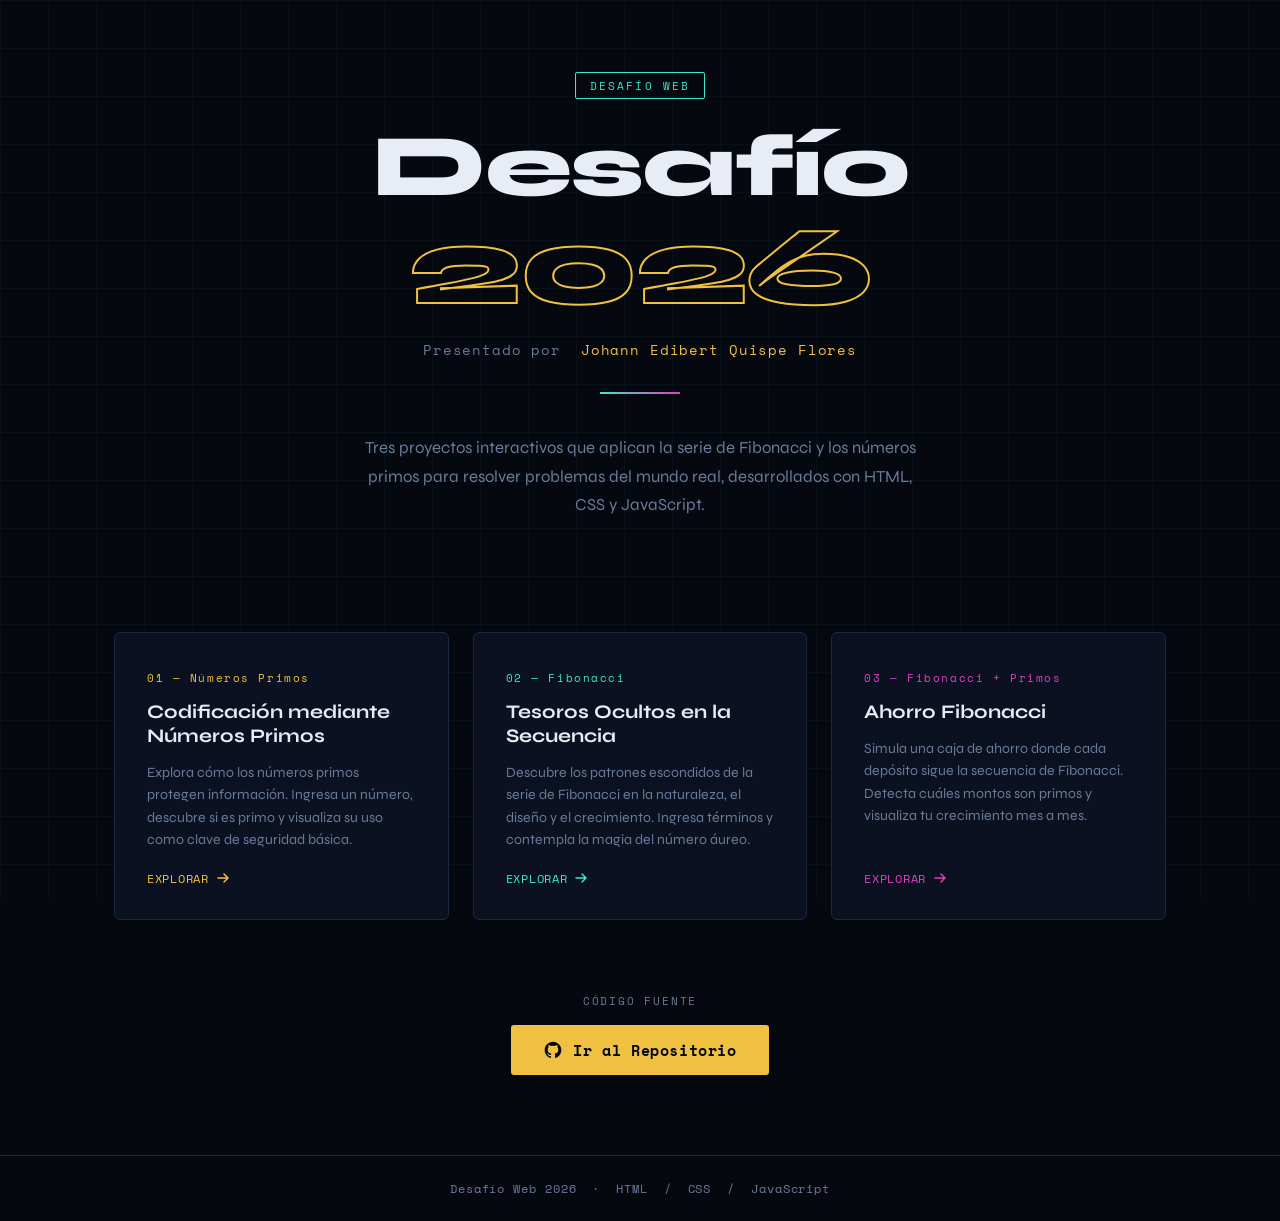
<file: trabajo-primos-fibonacci/PAGINA_PRINCIPAL/HTML/index.html>
<!DOCTYPE html>
<html lang="es">
<head>
  <meta charset="UTF-8" />
  <meta name="viewport" content="width=device-width, initial-scale=1.0"/>
  <title>Desafío Web 2026</title>
  <link rel="stylesheet" href="../CSS/styles.css" />
  <link rel="preconnect" href="https://fonts.googleapis.com"/>
  <link rel="preconnect" href="https://fonts.gstatic.com" crossorigin/>
  <link href="https://fonts.googleapis.com/css2?family=Space+Mono:ital,wght@0,400;0,700;1,400&family=Syne:wght@400;600;700;800&display=swap" rel="stylesheet"/>
</head>
<body>
  <header>
    <div class="badge">Desafío Web</div>

    <h1>
      Desafío<br>
      <span class="year">2026</span>
    </h1>
    <p class="author">Presentado por&nbsp; <em>Johann Edibert Quispe Flores</em></p>

    <div class="divider"></div>

    <p class="intro">
      Tres proyectos interactivos que aplican la serie de Fibonacci y los números primos
      para resolver problemas del mundo real, desarrollados con HTML, CSS y JavaScript.
    </p>
  </header>

  <main>
    <section class="cards">

      <a href="../../Codificación_mediante_numeros_primos/HTML/index3.html" class="card card-1">
        <span class="card-num">01 — Números Primos</span>
        <h2 class="card-title">Codificación mediante Números Primos</h2>
        <p class="card-desc">
          Explora cómo los números primos protegen información. Ingresa un número,
          descubre si es primo y visualiza su uso como clave de seguridad básica.
        </p>
        <span class="card-cta">
          Explorar
          <svg width="16" height="16" viewBox="0 0 16 16" fill="none">
            <path d="M3 8h10M9 4l4 4-4 4" stroke="currentColor" stroke-width="1.5" stroke-linecap="round" stroke-linejoin="round"/>
          </svg>
        </span>
      </a>

      <a href="../../Tesoros_ocultos_en_la_secuencia/HTML/index1.html" class="card card-2">
        <span class="card-num">02 — Fibonacci</span>
        <h2 class="card-title">Tesoros Ocultos en la Secuencia</h2>
        <p class="card-desc">
          Descubre los patrones escondidos de la serie de Fibonacci en la naturaleza,
          el diseño y el crecimiento. Ingresa términos y contempla la magia del número áureo.
        </p>
        <span class="card-cta">
          Explorar
          <svg width="16" height="16" viewBox="0 0 16 16" fill="none">
            <path d="M3 8h10M9 4l4 4-4 4" stroke="currentColor" stroke-width="1.5" stroke-linecap="round" stroke-linejoin="round"/>
          </svg>
        </span>
      </a>

      <a href="../../ahorro_fibonacci/HTML/index2.html" class="card card-3">
        <span class="card-num">03 — Fibonacci + Primos</span>
        <h2 class="card-title">Ahorro Fibonacci</h2>
        <p class="card-desc">
          Simula una caja de ahorro donde cada depósito sigue la secuencia de Fibonacci.
          Detecta cuáles montos son primos y visualiza tu crecimiento mes a mes.
        </p>
        <span class="card-cta">
          Explorar
          <svg width="16" height="16" viewBox="0 0 16 16" fill="none">
            <path d="M3 8h10M9 4l4 4-4 4" stroke="currentColor" stroke-width="1.5" stroke-linecap="round" stroke-linejoin="round"/>
          </svg>
        </span>
      </a>

    </section>

    <section class="repo-section">
      <p class="repo-label">Código fuente</p>

      <a href="https://github.com/jquispef2/FIBONACCI-PRIMOS" class="repo-btn">
        <svg width="20" height="20" viewBox="0 0 24 24" fill="currentColor">
          <path d="M12 2C6.477 2 2 6.477 2 12c0 4.418 2.865 8.166 6.839 9.489.5.092.682-.217.682-.482 0-.237-.009-.868-.013-1.703-2.782.605-3.369-1.342-3.369-1.342-.454-1.154-1.11-1.462-1.11-1.462-.908-.62.069-.608.069-.608 1.003.07 1.531 1.03 1.531 1.03.892 1.529 2.341 1.087 2.91.832.092-.647.35-1.088.636-1.338-2.22-.253-4.555-1.11-4.555-4.943 0-1.091.39-1.984 1.03-2.683-.103-.253-.447-1.27.097-2.646 0 0 .84-.269 2.75 1.025A9.564 9.564 0 0112 6.844c.85.004 1.705.115 2.504.337 1.909-1.294 2.747-1.025 2.747-1.025.546 1.376.202 2.394.1 2.646.64.699 1.028 1.592 1.028 2.683 0 3.841-2.337 4.687-4.565 4.935.359.309.678.919.678 1.852 0 1.336-.012 2.415-.012 2.742 0 .267.18.578.688.48C19.138 20.163 22 16.418 22 12c0-5.523-4.477-10-10-10z"/>
        </svg>
        Ir al Repositorio
      </a>
    </section>
  </main>

  <footer>
    Desafío Web 2026 &nbsp;·&nbsp; HTML &nbsp;/&nbsp; CSS &nbsp;/&nbsp; JavaScript
  </footer>

</body>
</html>
</file>
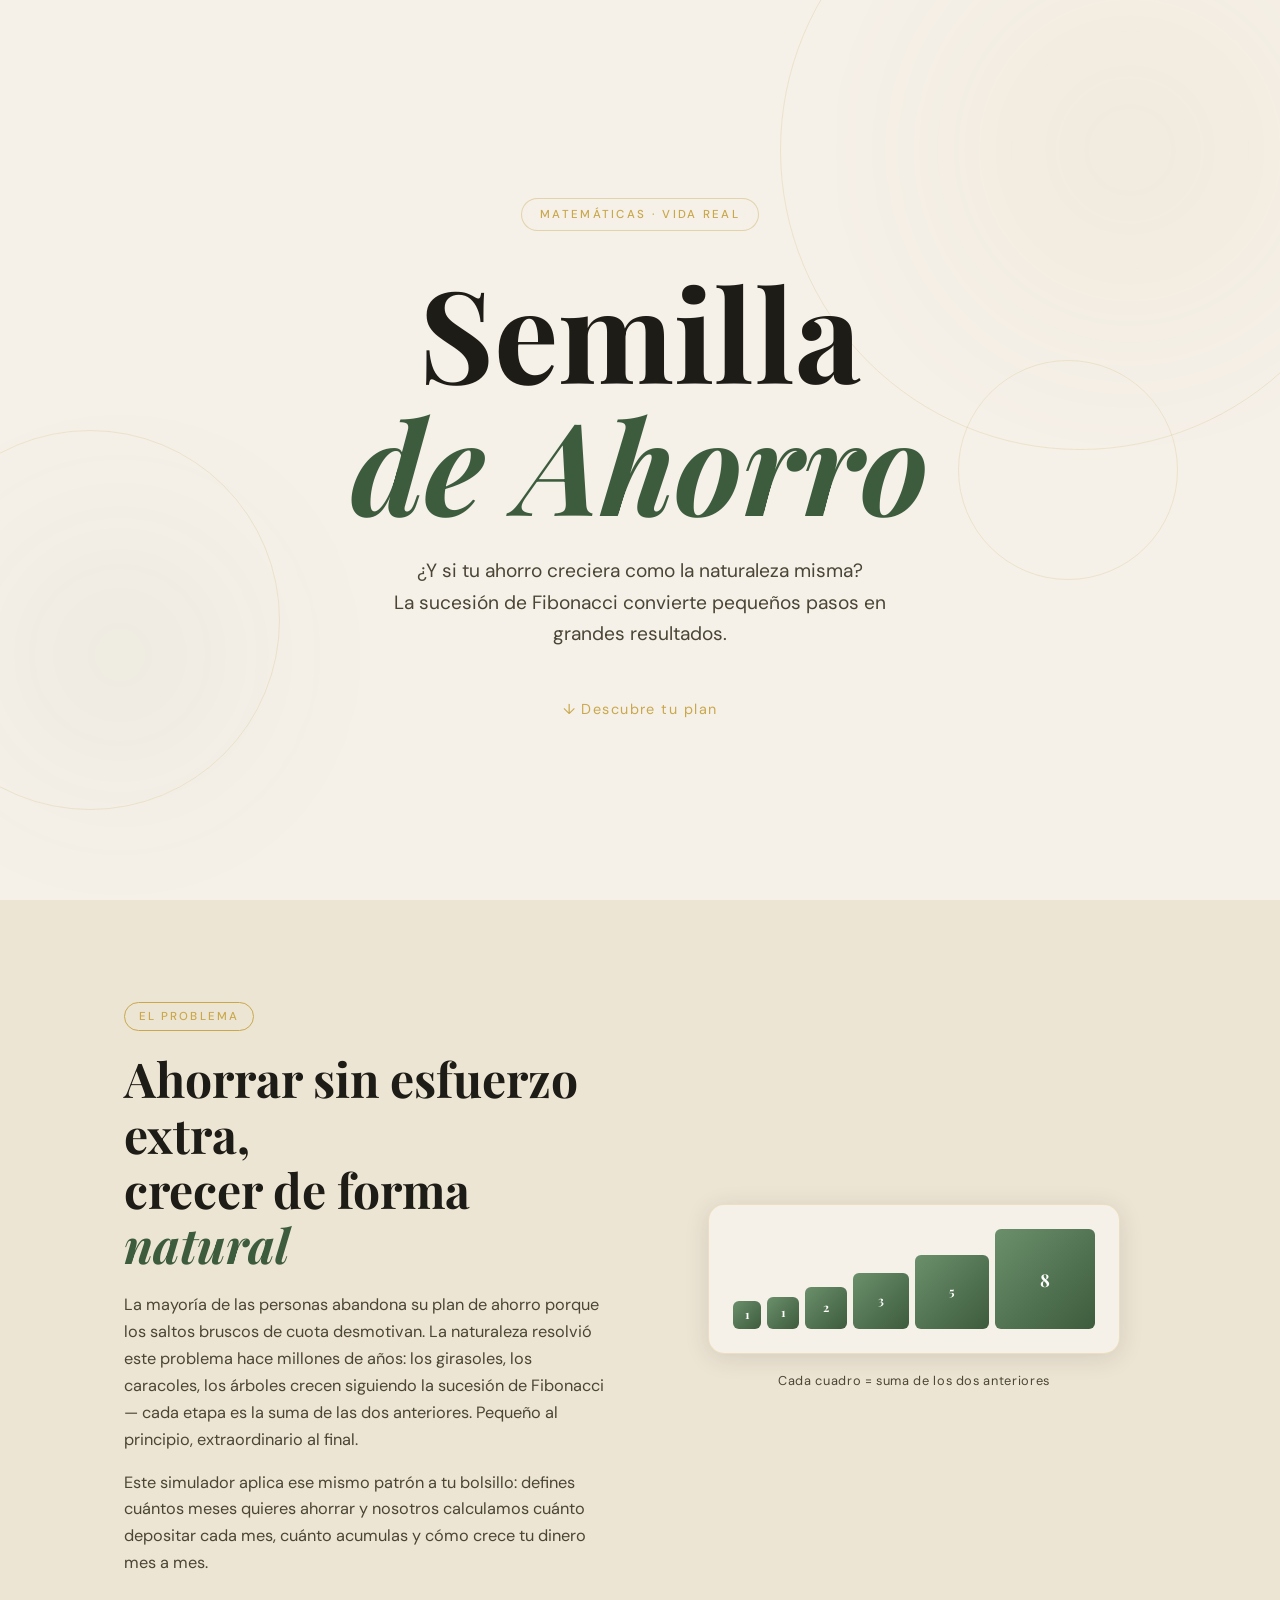
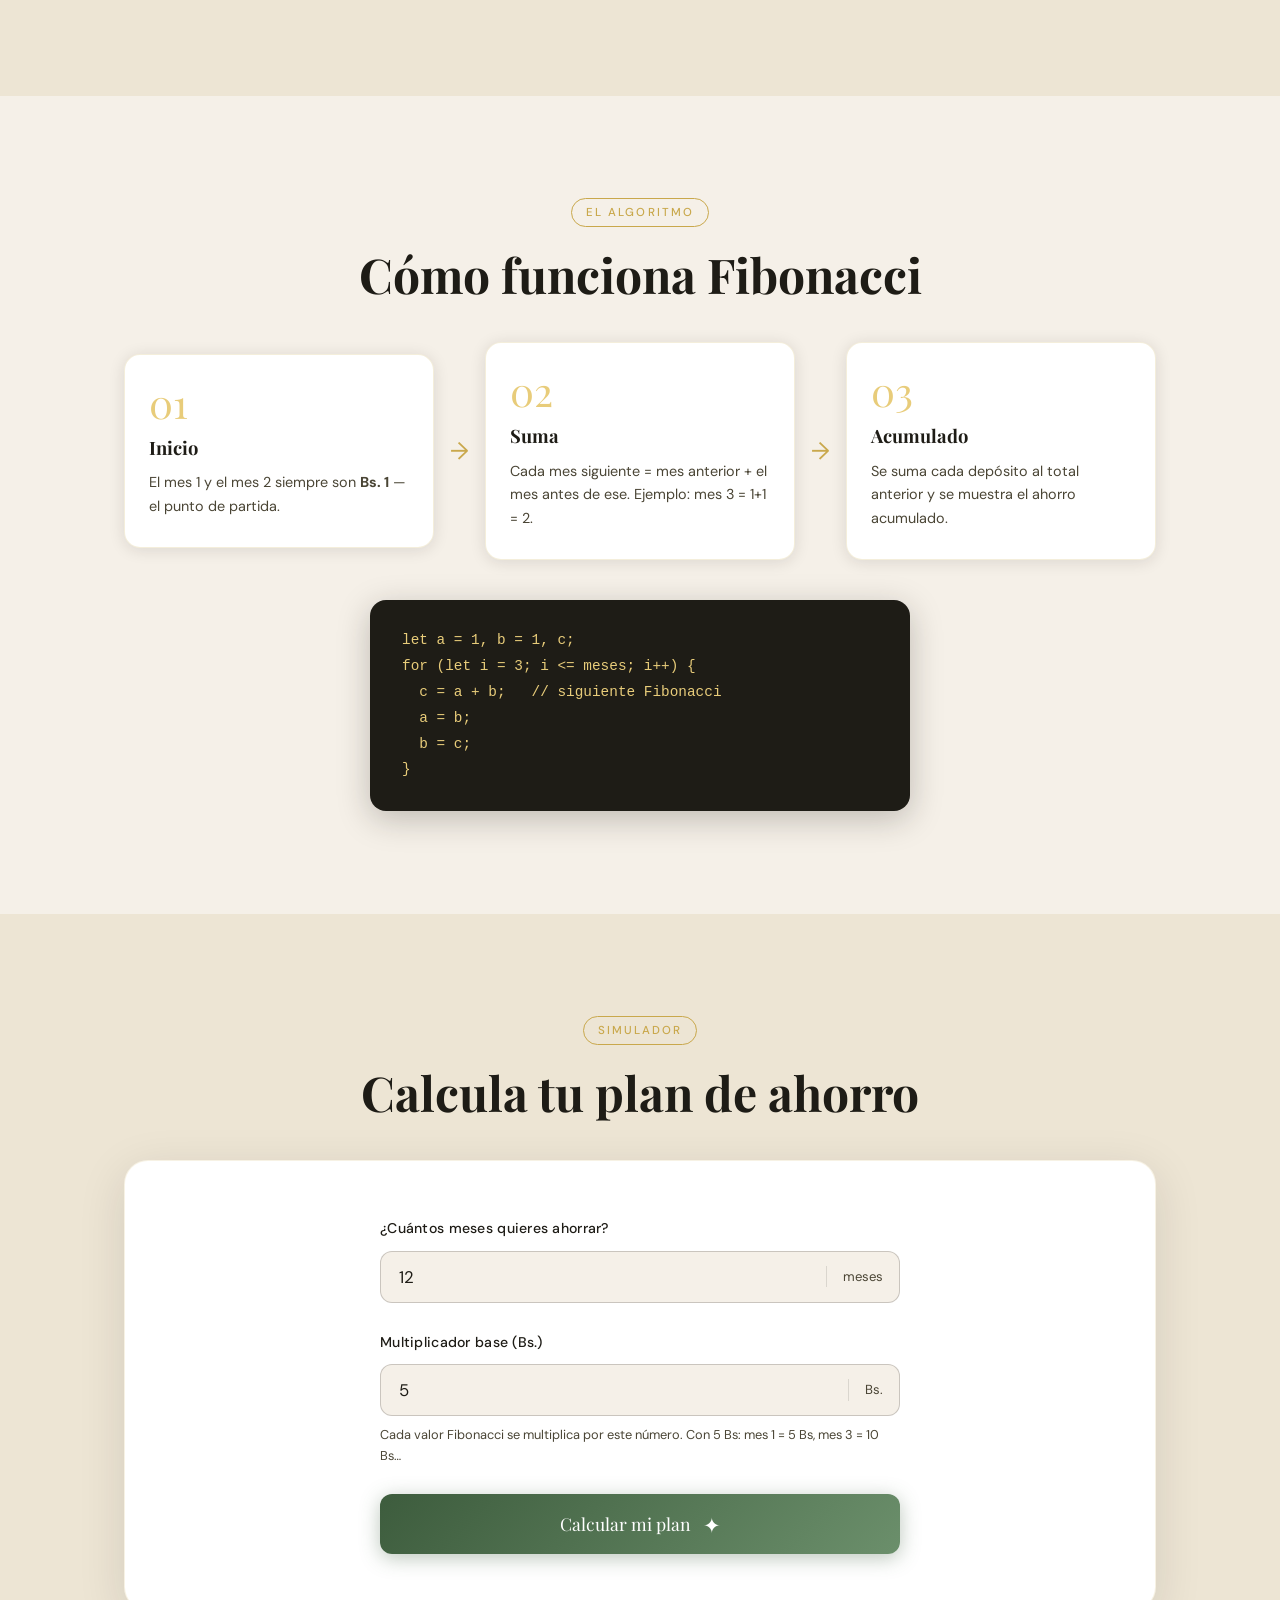
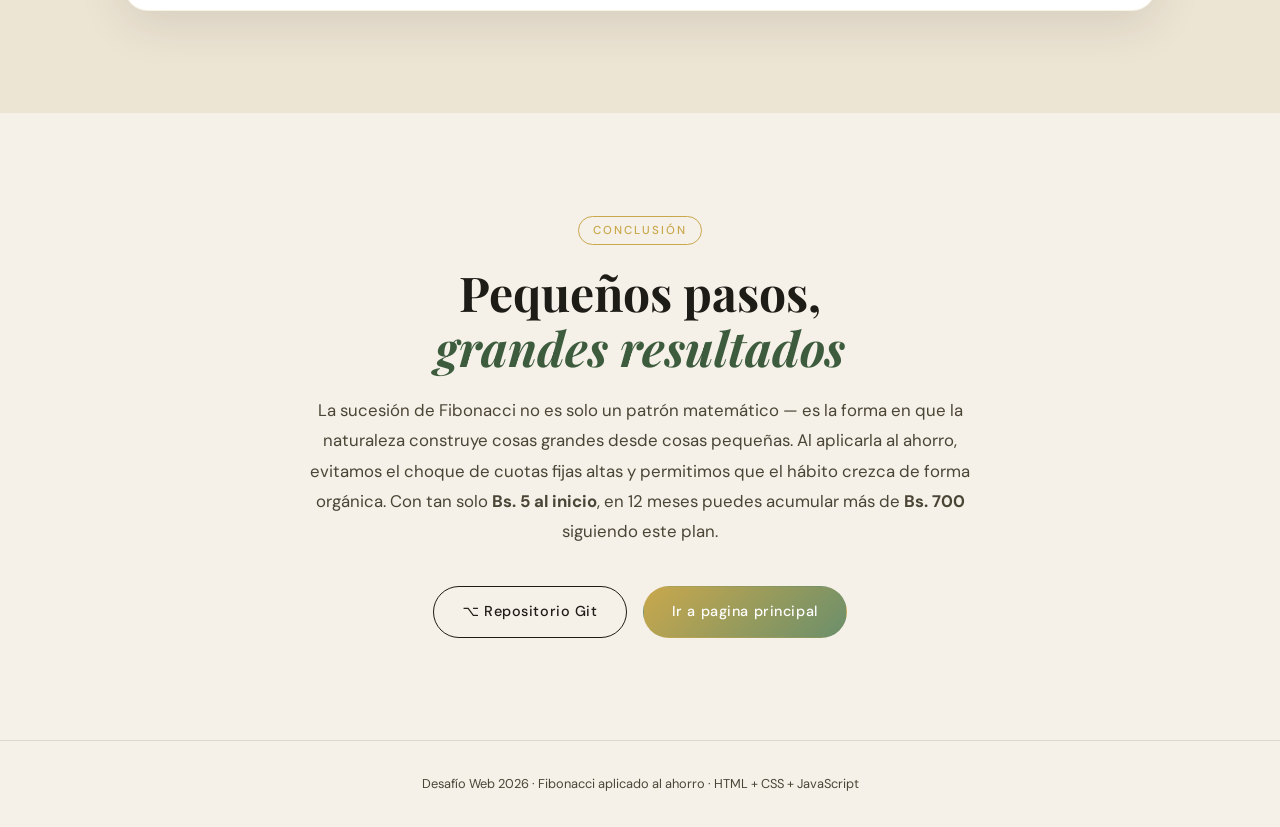
<file: trabajo-primos-fibonacci/ahorro_fibonacci/HTML/index2.html>
<!DOCTYPE html>
<html lang="es">
<head>
  <meta charset="UTF-8" />
  <meta name="viewport" content="width=device-width, initial-scale=1.0"/>
  <title>Semilla de Ahorro · Fibonacci</title>
  <link rel="stylesheet" href="../CSS/styles2.css"/>
  <link rel="preconnect" href="https://fonts.googleapis.com"/>
  <link href="https://fonts.googleapis.com/css2?family=Playfair+Display:ital,wght@0,400;0,700;1,400&family=DM+Sans:wght@300;400;500&display=swap" rel="stylesheet"/>
</head>
<body>

  <div class="bg-layer">
    <div class="spiral-ring r1"></div>
    <div class="spiral-ring r2"></div>
    <div class="spiral-ring r3"></div>
    <div class="orb orb1"></div>
    <div class="orb orb2"></div>
  </div>

  <header class="hero">
    <div class="hero-badge">Matemáticas · Vida Real</div>
    <h1 class="hero-title">
      <span class="title-line">Semilla</span>
      <span class="title-line italic">de Ahorro</span>
    </h1>
    <p class="hero-sub">
      ¿Y si tu ahorro creciera como la naturaleza misma?<br/>
      La sucesión de Fibonacci convierte pequeños pasos en grandes resultados.
    </p>
    <div class="scroll-hint">↓ Descubre tu plan</div>
  </header>

  <section class="section context-section">
    <div class="container two-col">
      <div class="text-block">
        <span class="label">El Problema</span>
        <h2>Ahorrar sin esfuerzo extra,<br/>crecer de forma <em>natural</em></h2>
        <p>
          La mayoría de las personas abandona su plan de ahorro porque los saltos bruscos
          de cuota desmotivan. La naturaleza resolvió este problema hace millones de años:
          los girasoles, los caracoles, los árboles crecen siguiendo la sucesión de Fibonacci —
          cada etapa es la suma de las dos anteriores. Pequeño al principio, extraordinario al final.
        </p>
        <p>
          Este simulador aplica ese mismo patrón a tu bolsillo: defines cuántos meses
          quieres ahorrar y nosotros calculamos cuánto depositar cada mes, cuánto acumulas
          y cómo crece tu dinero mes a mes.
        </p>
      </div>
      <div class="visual-block">
        <div class="fib-visual">
          <div class="fib-box size1"><span>1</span></div>
          <div class="fib-box size2"><span>1</span></div>
          <div class="fib-box size3"><span>2</span></div>
          <div class="fib-box size4"><span>3</span></div>
          <div class="fib-box size5"><span>5</span></div>
          <div class="fib-box size6"><span>8</span></div>
        </div>
        <p class="visual-caption">Cada cuadro = suma de los dos anteriores</p>
      </div>
    </div>
  </section>

  <section class="section algo-section">
    <div class="container">
      <span class="label center">El Algoritmo</span>
      <h2 class="center">Cómo funciona Fibonacci</h2>
      <div class="algo-steps">
        <div class="algo-card">
          <div class="algo-num">01</div>
          <h3>Inicio</h3>
          <p>El mes 1 y el mes 2 siempre son <strong>Bs. 1</strong> — el punto de partida.</p>
        </div>
        <div class="algo-arrow">→</div>
        <div class="algo-card">
          <div class="algo-num">02</div>
          <h3>Suma</h3>
          <p>Cada mes siguiente = mes anterior + el mes antes de ese. Ejemplo: mes 3 = 1+1 = 2.</p>
        </div>
        <div class="algo-arrow">→</div>
        <div class="algo-card">
          <div class="algo-num">03</div>
          <h3>Acumulado</h3>
          <p>Se suma cada depósito al total anterior y se muestra el ahorro acumulado.</p>
        </div>
      </div>
      <div class="code-snippet">
        <pre><code>let a = 1, b = 1, c;
for (let i = 3; i &lt;= meses; i++) {
  c = a + b;   // siguiente Fibonacci
  a = b;
  b = c;
}</code></pre>
      </div>
    </div>
  </section>

  <section class="section sim-section" id="simulador">
    <div class="container">
      <span class="label center">Simulador</span>
      <h2 class="center">Calcula tu plan de ahorro</h2>

      <div class="sim-card">
        <div class="sim-form">
          <div class="field-group">
            <label for="meses">¿Cuántos meses quieres ahorrar?</label>
            <div class="input-wrap">
              <input type="number" id="meses" min="2" max="30" value="12" placeholder="Ej: 12"/>
              <span class="input-unit">meses</span>
            </div>
          </div>

          <div class="field-group">
            <label for="multiplicador">Multiplicador base (Bs.)</label>
            <div class="input-wrap">
              <input type="number" id="multiplicador" min="1" value="5" placeholder="Ej: 5"/>
              <span class="input-unit">Bs.</span>
            </div>
            <small>Cada valor Fibonacci se multiplica por este número. Con 5 Bs: mes 1 = 5 Bs, mes 3 = 10 Bs…</small>
          </div>

          <button onclick="calcular()" class="btn-calcular">
            <span class="btn-text">Calcular mi plan</span>
            <span class="btn-icon">✦</span>
          </button>
        </div>

        <div class="sim-result" id="resultado-area" style="display:none;">
          <div class="result-summary">
            <div class="summary-card">
              <span class="s-label">Total acumulado</span>
              <span class="s-value" id="total-acumulado">—</span>
            </div>
            <div class="summary-card accent">
              <span class="s-label">Depósito final</span>
              <span class="s-value" id="deposito-final">—</span>
            </div>
            <div class="summary-card">
              <span class="s-label">Meses simulados</span>
              <span class="s-value" id="meses-info">—</span>
            </div>
          </div>

          <div class="table-wrap">
            <table id="tabla-resultado">
              <thead>
                <tr>
                  <th>Mes</th>
                  <th>Depósito (Bs.)</th>
                  <th>Acumulado (Bs.)</th>
                  <th>Progreso</th>
                </tr>
              </thead>
              <tbody id="tabla-body"></tbody>
            </table>
          </div>

          <div class="chart-area">
            <h3>Crecimiento visual</h3>
            <div class="bar-chart" id="bar-chart"></div>
          </div>
        </div>
      </div>
    </div>
  </section>

  <section class="section conclusion-section">
    <div class="container center">
      <span class="label center">Conclusión</span>
      <h2>Pequeños pasos,<br/><em>grandes resultados</em></h2>
      <p class="conclusion-text">
        La sucesión de Fibonacci no es solo un patrón matemático — es la forma en que la
        naturaleza construye cosas grandes desde cosas pequeñas. Al aplicarla al ahorro,
        evitamos el choque de cuotas fijas altas y permitimos que el hábito crezca de forma
        orgánica. Con tan solo <strong>Bs. 5 al inicio</strong>, en 12 meses puedes acumular
        más de <strong>Bs. 700</strong> siguiendo este plan.
      </p>
      <div class="links-area">
        <a href="https://github.com/jquispef2/FIBONACCI-PRIMOS" class="link-btn" target="_blank">
          ⌥ Repositorio Git
        </a>
        <a href="../../PAGINA_PRINCIPAL/HTML/index.html" class="link-btn accent-btn">
          Ir a pagina principal
        </a>
      </div>
    </div>
  </section>

  <footer class="footer">
    <p>Desafío Web 2026 · Fibonacci aplicado al ahorro · HTML + CSS + JavaScript</p>
  </footer>

  <script src="../JS/script2.js"></script>
</body>
</html>
</file>
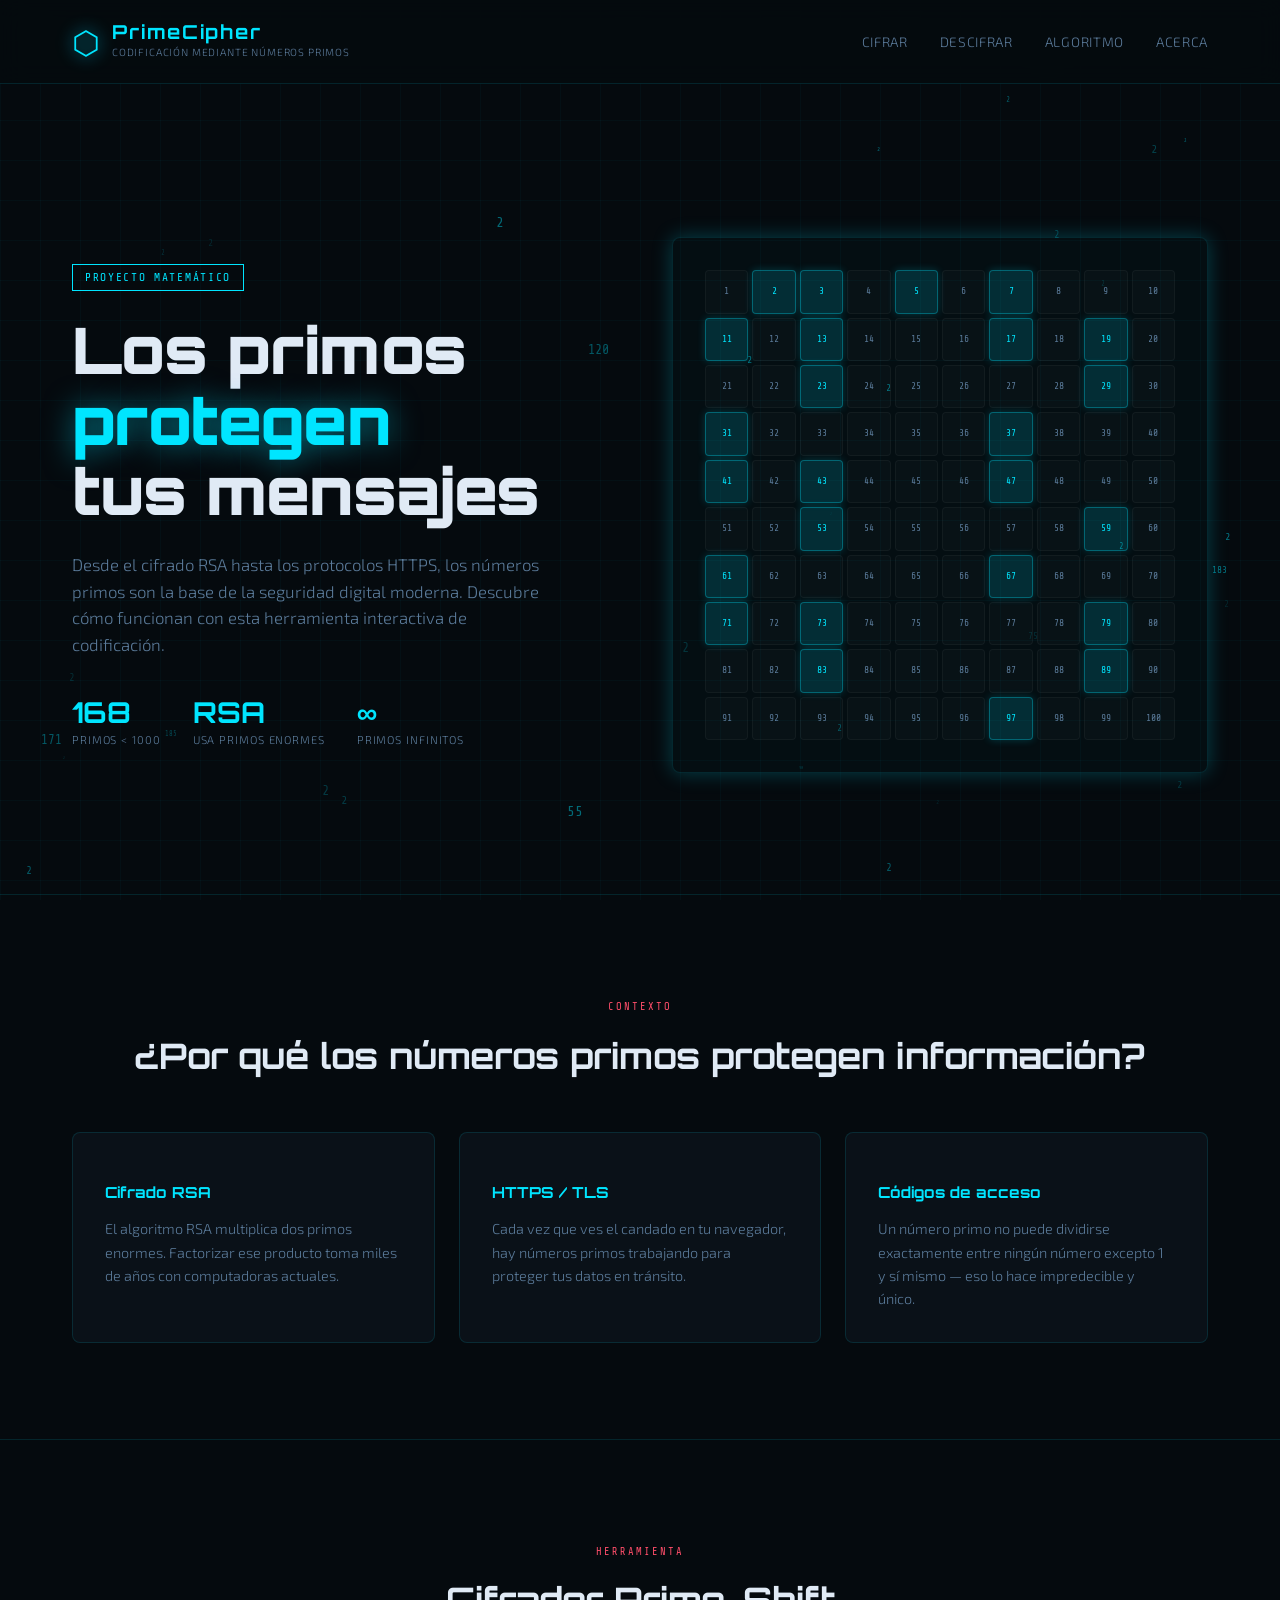
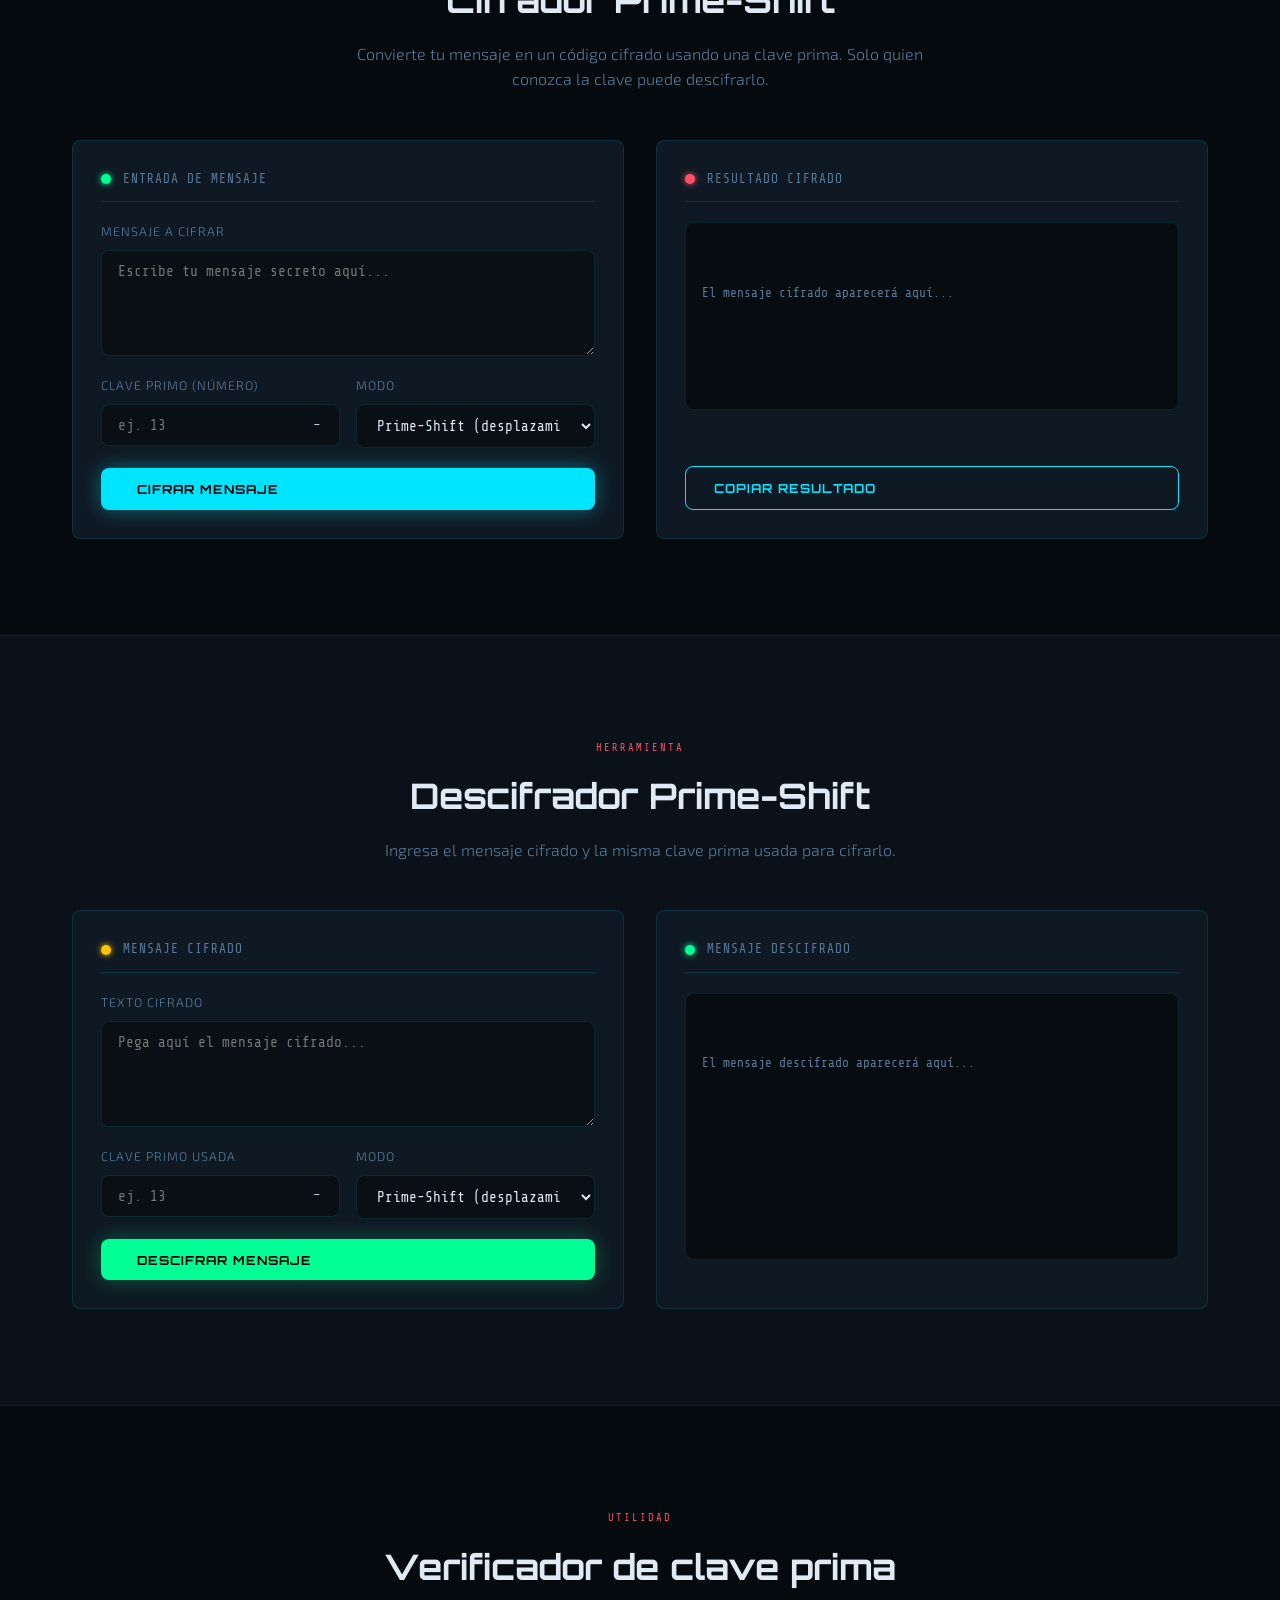
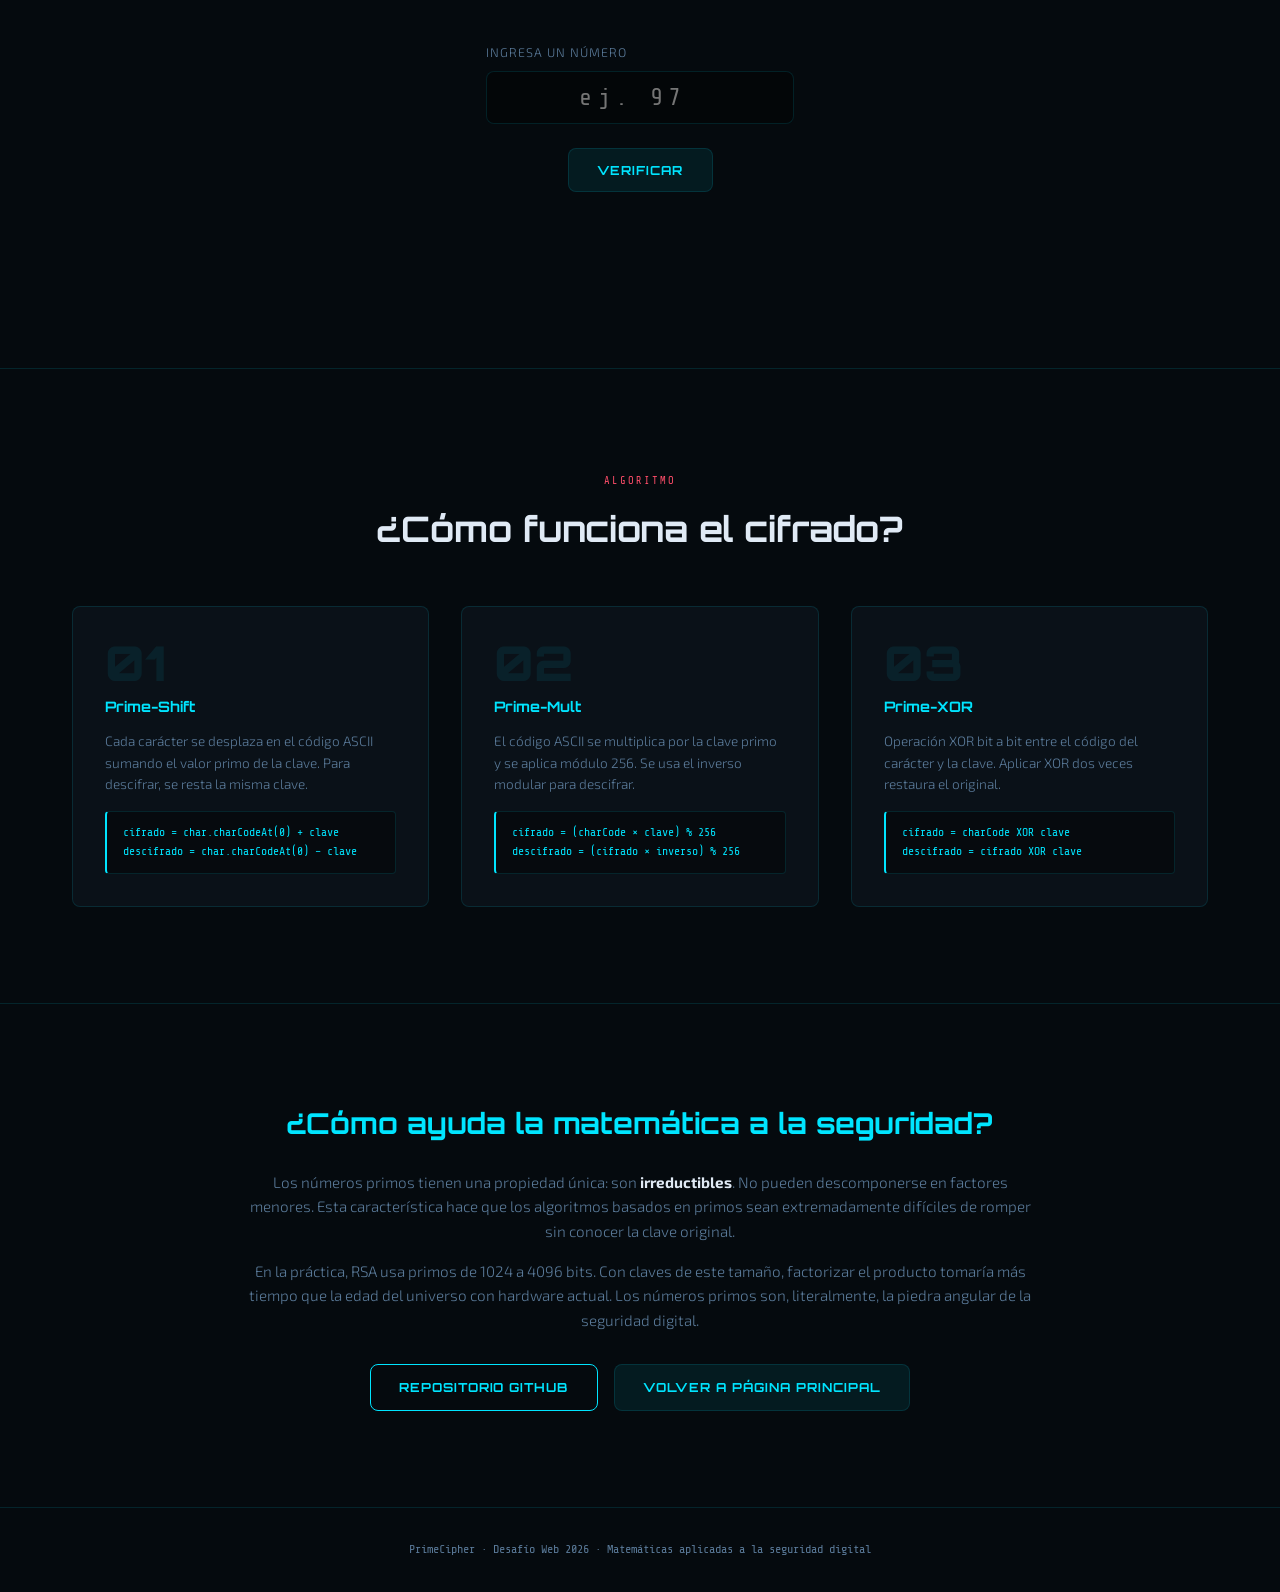
<file: trabajo-primos-fibonacci/Codificación_mediante_numeros_primos/HTML/index3.html>
<!DOCTYPE html>
<html lang="es">
<head>
  <meta charset="UTF-8" />
  <meta name="viewport" content="width=device-width, initial-scale=1.0"/>
  <title>PrimeCipher — Codificación con Números Primos</title>
  <link rel="stylesheet" href="../CSS/styles3.css" />
  <link rel="preconnect" href="https://fonts.googleapis.com">
  <link href="https://fonts.googleapis.com/css2?family=Share+Tech+Mono&family=Orbitron:wght@400;700;900&family=Exo+2:wght@300;400;600&display=swap" rel="stylesheet">
</head>
<body>

  <div class="bg-grid"></div>
  <canvas id="particles"></canvas>

  <header class="header">
    <div class="header-inner">
      <div class="logo">
        <span class="logo-icon">⬡</span>
        <div>
          <h1 class="logo-title">PrimeCipher</h1>
          <p class="logo-sub">Codificación mediante Números Primos</p>
        </div>
      </div>
      <nav class="nav">
        <a href="#cifrar">Cifrar</a>
        <a href="#descifrar">Descifrar</a>
        <a href="#algoritmo">Algoritmo</a>
        <a href="#acerca">Acerca</a>
      </nav>
    </div>
  </header>

  <main>

    <section class="hero">
      <div class="hero-content">
        <div class="badge">PROYECTO MATEMÁTICO</div>
        <h2 class="hero-title">Los primos <span class="accent">protegen</span><br/>tus mensajes</h2>
        <p class="hero-desc">
          Desde el cifrado RSA hasta los protocolos HTTPS, los números primos son
          la base de la seguridad digital moderna. Descubre cómo funcionan con
          esta herramienta interactiva de codificación.
        </p>
        <div class="hero-stats">
          <div class="stat"><span id="stat-count">0</span><small>Primos &lt; 1000</small></div>
          <div class="stat"><span>RSA</span><small>Usa primos enormes</small></div>
          <div class="stat"><span>∞</span><small>Primos infinitos</small></div>
        </div>
      </div>
      <div class="hero-visual">
        <div class="prime-grid" id="primeGrid"></div>
      </div>
    </section>

    <section class="context-section" id="acerca">
      <div class="container">
        <div class="section-header">
          <span class="tag">CONTEXTO</span>
          <h2>¿Por qué los números primos protegen información?</h2>
        </div>
        <div class="cards-row">
          <div class="info-card">
            <div class="card-icon"></div>
            <h3>Cifrado RSA</h3>
            <p>El algoritmo RSA multiplica dos primos enormes. Factorizar ese producto toma miles de años con computadoras actuales.</p>
          </div>
          <div class="info-card">
            <div class="card-icon"></div>
            <h3>HTTPS / TLS</h3>
            <p>Cada vez que ves el candado en tu navegador, hay números primos trabajando para proteger tus datos en tránsito.</p>
          </div>
          <div class="info-card">
            <div class="card-icon"></div>
            <h3>Códigos de acceso</h3>
            <p>Un número primo no puede dividirse exactamente entre ningún número excepto 1 y sí mismo — eso lo hace impredecible y único.</p>
          </div>
        </div>
      </div>
    </section>

    <section class="tool-section" id="cifrar">
      <div class="container">
        <div class="section-header">
          <span class="tag">HERRAMIENTA</span>
          <h2>Cifrador Prime-Shift</h2>
          <p class="section-desc">Convierte tu mensaje en un código cifrado usando una clave prima. Solo quien conozca la clave puede descifrarlo.</p>
        </div>
        <div class="tool-grid">
          <div class="tool-panel">
            <div class="panel-header">
              <span class="panel-dot green"></span>
              <span>Entrada de mensaje</span>
            </div>
            <div class="form-group">
              <label for="mensajeCifrar">Mensaje a cifrar</label>
              <textarea id="mensajeCifrar" placeholder="Escribe tu mensaje secreto aquí..." rows="5"></textarea>
            </div>
            <div class="form-row">
              <div class="form-group">
                <label for="claveCifrar">Clave primo (número)</label>
                <div class="input-with-badge">
                  <input type="number" id="claveCifrar" placeholder="ej. 13" min="2" />
                  <span id="badgeCifrar" class="prime-badge">—</span>
                </div>
              </div>
              <div class="form-group">
                <label for="modoCifrar">Modo</label>
                <select id="modoCifrar">
                  <option value="shift">Prime-Shift (desplazamiento)</option>
                  <option value="mult">Prime-Mult (multiplicación)</option>
                  <option value="xor">Prime-XOR</option>
                </select>
              </div>
            </div>
            <button class="btn btn-primary" onclick="cifrar()">
              <span></span> Cifrar mensaje
            </button>
          </div>
          <div class="tool-panel result-panel">
            <div class="panel-header">
              <span class="panel-dot red"></span>
              <span>Resultado cifrado</span>
            </div>
            <div class="result-area" id="resultadoCifrado">
              <div class="result-placeholder">El mensaje cifrado aparecerá aquí...</div>
            </div>
            <div class="result-meta" id="metaCifrado"></div>
            <button class="btn btn-outline" onclick="copiarResultado('resultadoCifrado')" style="margin-top:1rem">
               Copiar resultado
            </button>
          </div>
        </div>
      </div>
    </section>

    <section class="tool-section alt-bg" id="descifrar">
      <div class="container">
        <div class="section-header">
          <span class="tag">HERRAMIENTA</span>
          <h2>Descifrador Prime-Shift</h2>
          <p class="section-desc">Ingresa el mensaje cifrado y la misma clave prima usada para cifrarlo.</p>
        </div>
        <div class="tool-grid">
          <div class="tool-panel">
            <div class="panel-header">
              <span class="panel-dot yellow"></span>
              <span>Mensaje cifrado</span>
            </div>
            <div class="form-group">
              <label for="mensajeDescifrar">Texto cifrado</label>
              <textarea id="mensajeDescifrar" placeholder="Pega aquí el mensaje cifrado..." rows="5"></textarea>
            </div>
            <div class="form-row">
              <div class="form-group">
                <label for="claveDescifrar">Clave primo usada</label>
                <div class="input-with-badge">
                  <input type="number" id="claveDescifrar" placeholder="ej. 13" min="2" />
                  <span id="badgeDescifrar" class="prime-badge">—</span>
                </div>
              </div>
              <div class="form-group">
                <label for="modoDescifrar">Modo</label>
                <select id="modoDescifrar">
                  <option value="shift">Prime-Shift (desplazamiento)</option>
                  <option value="mult">Prime-Mult (multiplicación)</option>
                  <option value="xor">Prime-XOR</option>
                </select>
              </div>
            </div>
            <button class="btn btn-secondary" onclick="descifrar()">
              <span></span> Descifrar mensaje
            </button>
          </div>
          <div class="tool-panel result-panel">
            <div class="panel-header">
              <span class="panel-dot green"></span>
              <span>Mensaje descifrado</span>
            </div>
            <div class="result-area" id="resultadoDescifrado">
              <div class="result-placeholder">El mensaje descifrado aparecerá aquí...</div>
            </div>
            <div class="result-meta" id="metaDescifrado"></div>
          </div>
        </div>
      </div>
    </section>

    <section class="tool-section" id="verificador">
      <div class="container">
        <div class="section-header">
          <span class="tag">UTILIDAD</span>
          <h2>Verificador de clave prima</h2>
        </div>
        <div class="verificador-box">
          <div class="form-group">
            <label for="numVerificar">Ingresa un número</label>
            <input type="number" id="numVerificar" placeholder="ej. 97" min="2" class="big-input" />
          </div>
          <button class="btn btn-ghost" onclick="verificarPrimo()">Verificar</button>
          <div id="resultadoVerificador" class="verificador-result"></div>
          <div id="factoresVerificador" class="verificador-factores"></div>
        </div>
      </div>
    </section>

    <section class="algo-section" id="algoritmo">
      <div class="container">
        <div class="section-header">
          <span class="tag">ALGORITMO</span>
          <h2>¿Cómo funciona el cifrado?</h2>
        </div>
        <div class="algo-grid">
          <div class="algo-card">
            <div class="algo-num">01</div>
            <h3>Prime-Shift</h3>
            <p>Cada carácter se desplaza en el código ASCII sumando el valor primo de la clave. Para descifrar, se resta la misma clave.</p>
            <div class="code-block">
              <code>cifrado = char.charCodeAt(0) + clave<br/>descifrado = char.charCodeAt(0) − clave</code>
            </div>
          </div>
          <div class="algo-card">
            <div class="algo-num">02</div>
            <h3>Prime-Mult</h3>
            <p>El código ASCII se multiplica por la clave primo y se aplica módulo 256. Se usa el inverso modular para descifrar.</p>
            <div class="code-block">
              <code>cifrado = (charCode × clave) % 256<br/>descifrado = (cifrado × inverso) % 256</code>
            </div>
          </div>
          <div class="algo-card">
            <div class="algo-num">03</div>
            <h3>Prime-XOR</h3>
            <p>Operación XOR bit a bit entre el código del carácter y la clave. Aplicar XOR dos veces restaura el original.</p>
            <div class="code-block">
              <code>cifrado = charCode XOR clave<br/>descifrado = cifrado XOR clave</code>
            </div>
          </div>
        </div>
      </div>
    </section>

    <!-- Conclusión -->
    <section class="conclusion-section">
      <div class="container">
        <div class="conclusion-box">
          <h2>¿Cómo ayuda la matemática a la seguridad?</h2>
          <p>
            Los números primos tienen una propiedad única: son <strong>irreductibles</strong>. No pueden
            descomponerse en factores menores. Esta característica hace que los algoritmos basados
            en primos sean extremadamente difíciles de romper sin conocer la clave original.
          </p>
          <p>
            En la práctica, RSA usa primos de 1024 a 4096 bits. Con claves de este tamaño,
            factorizar el producto tomaría más tiempo que la edad del universo con hardware actual.
            Los números primos son, literalmente, la piedra angular de la seguridad digital.
          </p>
          <div class="conclusion-links" style="display:flex;gap:1rem;justify-content:center;flex-wrap:wrap;">
            <a href="https://github.com/jquispef2/FIBONACCI-PRIMOS" class="btn btn-outline" target="_blank"> Repositorio GitHub</a>

            <a href="../../PAGINA_PRINCIPAL/HTML/index.html" class="btn btn-ghost"> Volver a Página Principal</a>
          </div>
        </div>
      </div>
    </section>

  </main>

  <footer class="footer">
    <div class="container">
      <p>PrimeCipher · Desafío Web 2026 · Matemáticas aplicadas a la seguridad digital</p>
    </div>
  </footer>

  <script src="../JS/script3.js"></script>
</body>
</html>
</file>
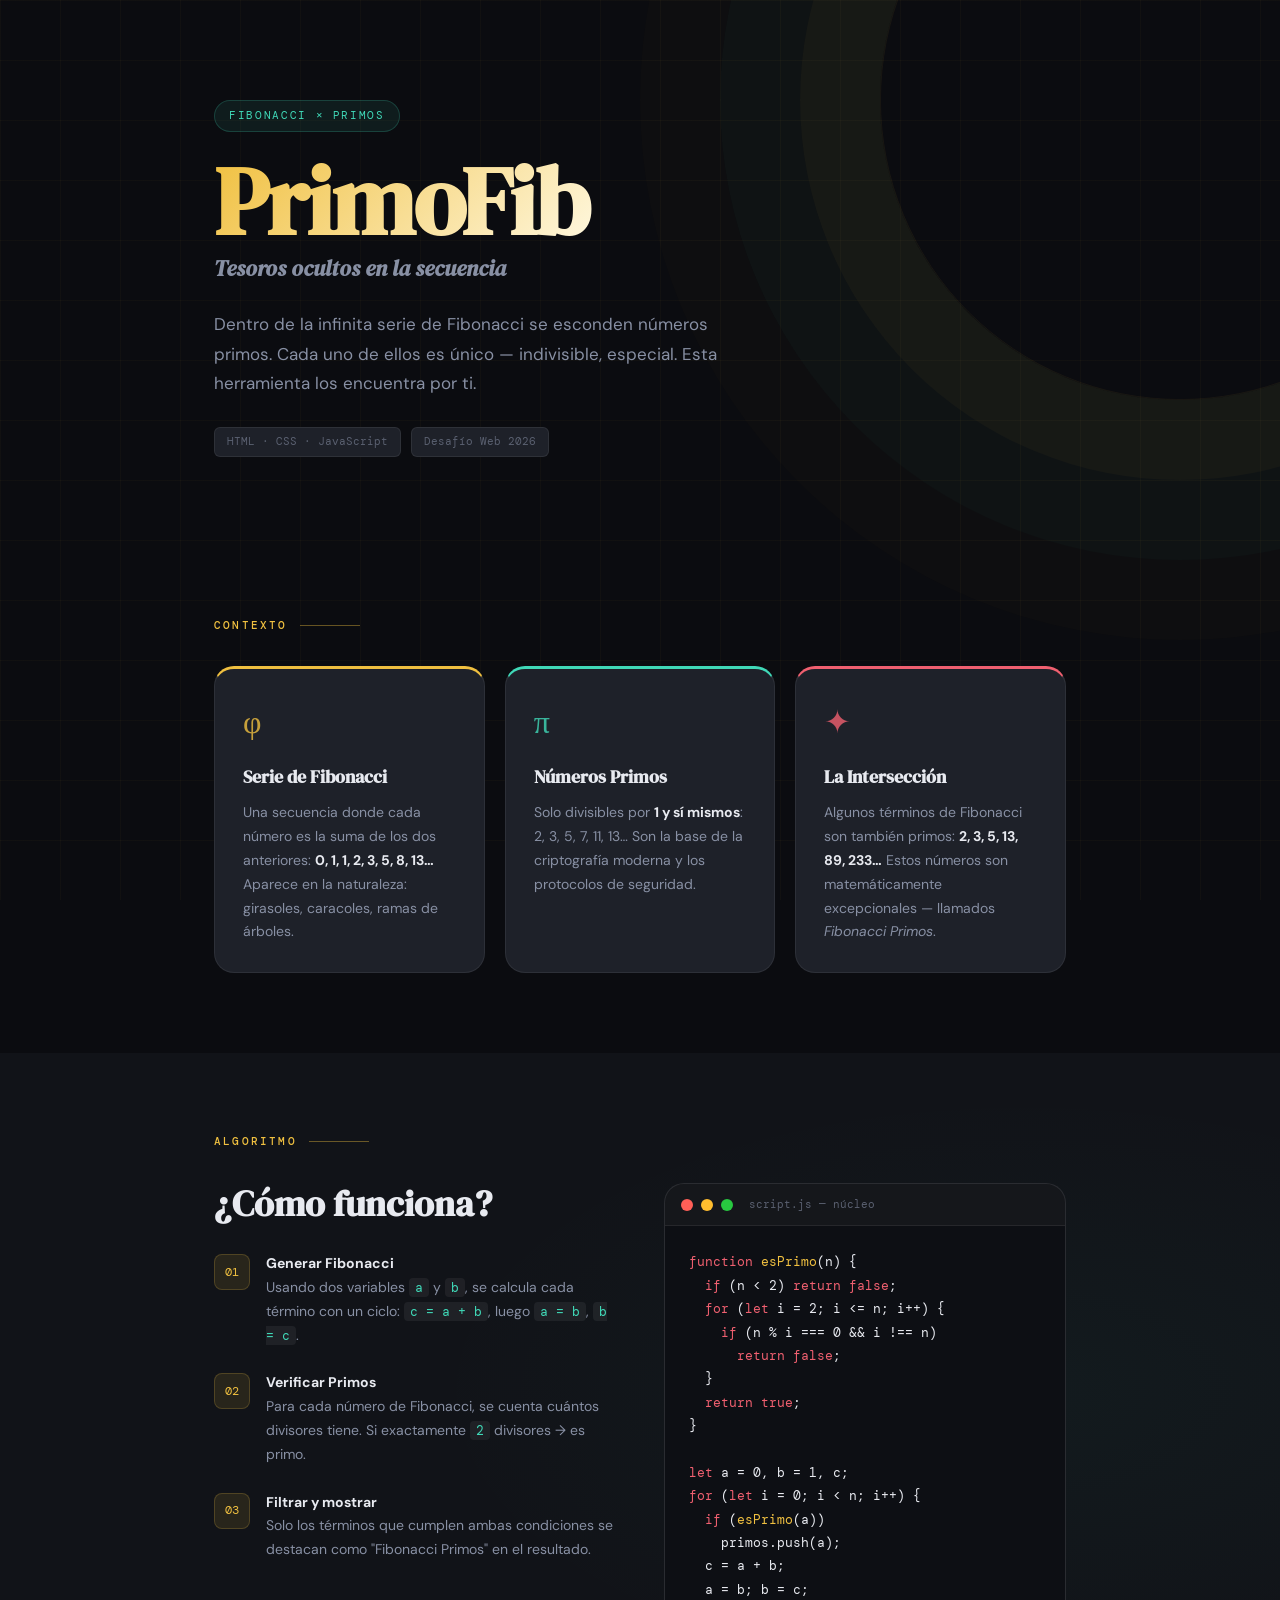
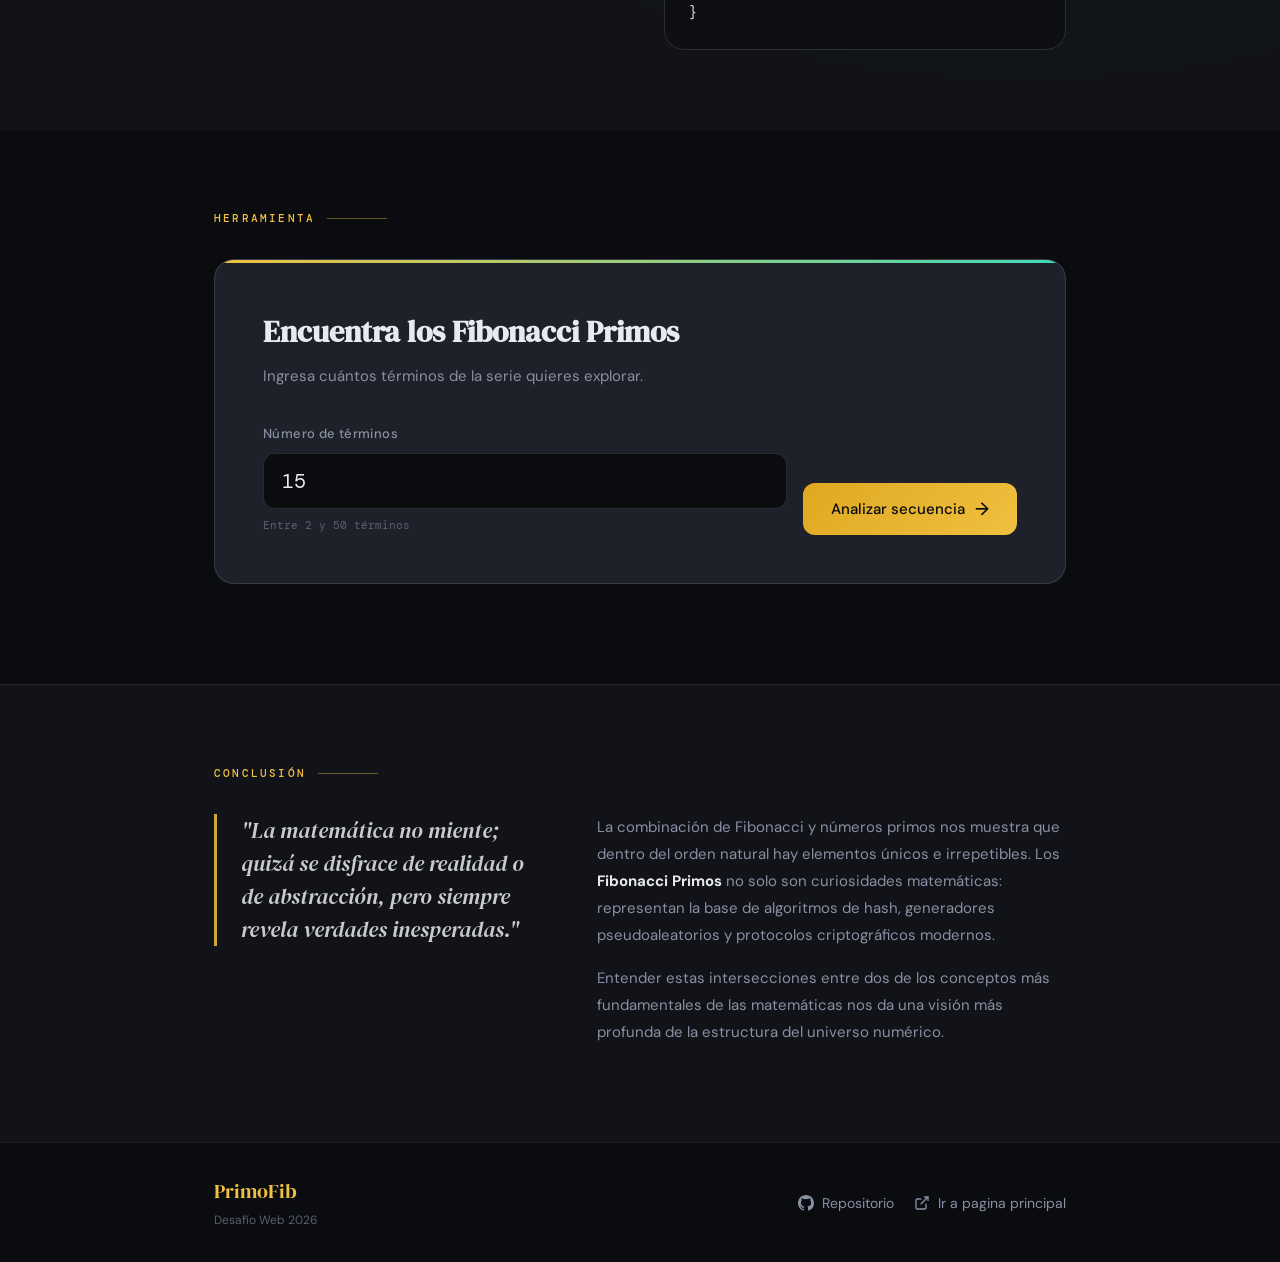
<file: trabajo-primos-fibonacci/Tesoros_ocultos_en_la_secuencia/HTML/index1.html>
<!DOCTYPE html>
<html lang="es">
<head>
  <meta charset="UTF-8" />
  <meta name="viewport" content="width=device-width, initial-scale=1.0" />
  <title>PrimoFib — Tesoros Ocultos en Fibonacci</title>
  <link rel="stylesheet" href="../CSS/styles1.css" />
  <link rel="preconnect" href="https://fonts.googleapis.com" />
  <link href="https://fonts.googleapis.com/css2?family=DM+Serif+Display:ital@0;1&family=DM+Mono:wght@400;500&family=DM+Sans:wght@300;400;500&display=swap" rel="stylesheet" />
</head>
<body>

  <div class="bg-layer" aria-hidden="true">
    <div class="spiral" id="spiral"></div>
    <div class="grid-lines"></div>
  </div>

  <header class="hero">
    <div class="hero-badge">Fibonacci × Primos</div>
    <h1 class="hero-title">
      <span class="title-main">PrimoFib</span>
      <em class="title-sub">Tesoros ocultos en la secuencia</em>
    </h1>
    <p class="hero-desc">
      Dentro de la infinita serie de Fibonacci se esconden números primos. 
      Cada uno de ellos es único — indivisible, especial. Esta herramienta los encuentra por ti.
    </p>
    <div class="hero-meta">
      <span class="meta-chip">HTML · CSS · JavaScript</span>
      <span class="meta-chip">Desafío Web 2026</span>
    </div>
  </header>

  <section class="section context-section">
    <div class="container">
      <div class="section-label">Contexto</div>
      <div class="context-grid">
        <div class="context-card fib-card">
          <div class="card-icon">φ</div>
          <h3>Serie de Fibonacci</h3>
          <p>
            Una secuencia donde cada número es la suma de los dos anteriores:
            <strong>0, 1, 1, 2, 3, 5, 8, 13…</strong>
            Aparece en la naturaleza: girasoles, caracoles, ramas de árboles.
          </p>
        </div>
        <div class="context-card prime-card">
          <div class="card-icon">π</div>
          <h3>Números Primos</h3>
          <p>
            Solo divisibles por <strong>1 y sí mismos</strong>: 2, 3, 5, 7, 11, 13…
            Son la base de la criptografía moderna y los protocolos de seguridad.
          </p>
        </div>
        <div class="context-card combo-card">
          <div class="card-icon">✦</div>
          <h3>La Intersección</h3>
          <p>
            Algunos términos de Fibonacci son también primos: <strong>2, 3, 5, 13, 89, 233…</strong>
            Estos números son matemáticamente excepcionales — llamados <em>Fibonacci Primos</em>.
          </p>
        </div>
      </div>
    </div>
  </section>

  <section class="section algo-section">
    <div class="container">
      <div class="section-label">Algoritmo</div>
      <div class="algo-layout">
        <div class="algo-text">
          <h2>¿Cómo funciona?</h2>
          <ol class="algo-steps">
            <li>
              <span class="step-num">01</span>
              <div>
                <strong>Generar Fibonacci</strong><br/>
                Usando dos variables <code>a</code> y <code>b</code>, se calcula cada término con un ciclo: 
                <code>c = a + b</code>, luego <code>a = b</code>, <code>b = c</code>.
              </div>
            </li>
            <li>
              <span class="step-num">02</span>
              <div>
                <strong>Verificar Primos</strong><br/>
                Para cada número de Fibonacci, se cuenta cuántos divisores tiene. 
                Si exactamente <code>2</code> divisores → es primo.
              </div>
            </li>
            <li>
              <span class="step-num">03</span>
              <div>
                <strong>Filtrar y mostrar</strong><br/>
                Solo los términos que cumplen ambas condiciones se destacan como 
                "Fibonacci Primos" en el resultado.
              </div>
            </li>
          </ol>
        </div>
        <div class="algo-code-block">
          <div class="code-header">
            <span class="code-dot red"></span>
            <span class="code-dot yellow"></span>
            <span class="code-dot green"></span>
            <span class="code-title">script.js — núcleo</span>
          </div>
          <pre class="code-preview"><code><span class="c-kw">function</span> <span class="c-fn">esPrimo</span>(n) {
  <span class="c-kw">if</span> (n &lt; 2) <span class="c-kw">return false</span>;
  <span class="c-kw">for</span> (<span class="c-kw">let</span> i = 2; i &lt;= n; i++) {
    <span class="c-kw">if</span> (n % i === 0 &amp;&amp; i !== n)
      <span class="c-kw">return false</span>;
  }
  <span class="c-kw">return true</span>;
}

<span class="c-kw">let</span> a = 0, b = 1, c;
<span class="c-kw">for</span> (<span class="c-kw">let</span> i = 0; i &lt; n; i++) {
  <span class="c-kw">if</span> (<span class="c-fn">esPrimo</span>(a))
    primos.push(a);
  c = a + b;
  a = b; b = c;
}</code></pre>
        </div>
      </div>
    </div>
  </section>

  <section class="section form-section">
    <div class="container">
      <div class="section-label">Herramienta</div>
      <div class="tool-card">
        <div class="tool-header">
          <h2>Encuentra los Fibonacci Primos</h2>
          <p>Ingresa cuántos términos de la serie quieres explorar.</p>
        </div>

        <div class="form-row">
          <div class="input-group">
            <label for="cantidad">Número de términos</label>
            <input
              type="number"
              id="cantidad"
              min="2"
              max="50"
              value="15"
              placeholder="Ej: 20"
            />
            <span class="input-hint">Entre 2 y 50 términos</span>
          </div>
          <button id="btnCalcular" onclick="calcular()">
            <span class="btn-text">Analizar secuencia</span>
            <span class="btn-icon">→</span>
          </button>
        </div>

        <!-- RESULTADO -->
        <div id="resultado" class="resultado hidden">

          <div class="result-stats" id="stats"></div>

          <div class="sequence-label">Secuencia completa</div>
          <div id="secuencia" class="sequence-grid"></div>

          <div class="primes-box" id="primosBox">
            <div class="primes-title">
              <span class="star-icon">✦</span>
              Fibonacci Primos encontrados
            </div>
            <div id="listaPrimos" class="primes-list"></div>
          </div>

          <div class="table-wrap">
            <table id="tablaDetalle">
              <thead>
                <tr>
                  <th>#</th>
                  <th>Valor Fibonacci</th>
                  <th>¿Es Primo?</th>
                  <th>Divisores</th>
                </tr>
              </thead>
              <tbody id="cuerpoTabla"></tbody>
            </table>
          </div>

        </div>
      </div>
    </div>
  </section>

  <section class="section conclusion-section">
    <div class="container">
      <div class="section-label">Conclusión</div>
      <div class="conclusion-layout">
        <blockquote class="conclusion-quote">
          "La matemática no miente; quizá se disfrace de realidad o de abstracción, 
          pero siempre revela verdades inesperadas."
        </blockquote>
        <div class="conclusion-text">
          <p>
            La combinación de Fibonacci y números primos nos muestra que dentro del orden natural 
            hay elementos únicos e irrepetibles. Los <strong>Fibonacci Primos</strong> no solo son 
            curiosidades matemáticas: representan la base de algoritmos de hash, 
            generadores pseudoaleatorios y protocolos criptográficos modernos.
          </p>
          <p>
            Entender estas intersecciones entre dos de los conceptos más fundamentales 
            de las matemáticas nos da una visión más profunda de la estructura del universo numérico.
          </p>
        </div>
      </div>
    </div>
  </section>

  <footer class="footer">
    <div class="container">
      <div class="footer-inner">
        <div class="footer-brand">
          <span class="footer-logo">PrimoFib</span>
          <span class="footer-copy">Desafío Web 2026</span>
        </div>
        <div class="footer-links">
          <a href="https://github.com/jquispef2/FIBONACCI-PRIMOS" target="_blank" class="footer-link">
            <svg width="16" height="16" viewBox="0 0 24 24" fill="currentColor"><path d="M12 0C5.37 0 0 5.37 0 12c0 5.3 3.44 9.8 8.2 11.37.6.1.82-.26.82-.57v-2c-3.34.72-4.04-1.61-4.04-1.61-.54-1.38-1.33-1.74-1.33-1.74-1.09-.74.08-.73.08-.73 1.2.09 1.84 1.24 1.84 1.24 1.07 1.83 2.8 1.3 3.49 1 .1-.78.42-1.31.76-1.61-2.66-.3-5.47-1.33-5.47-5.93 0-1.31.47-2.38 1.24-3.22-.12-.3-.54-1.52.12-3.17 0 0 1.01-.32 3.3 1.23a11.5 11.5 0 0 1 3-.4c1.02 0 2.04.13 3 .4 2.28-1.55 3.29-1.23 3.29-1.23.66 1.65.24 2.87.12 3.17.77.84 1.24 1.91 1.24 3.22 0 4.61-2.81 5.63-5.48 5.92.43.37.81 1.1.81 2.22v3.29c0 .32.21.68.82.57A12 12 0 0 0 24 12C24 5.37 18.63 0 12 0z"/></svg>
            Repositorio
          </a>
          <a href="../../PAGINA_PRINCIPAL/HTML/index.html" class="footer-link accent-btn" >
            <svg width="16" height="16" viewBox="0 0 24 24" fill="none" stroke="currentColor" stroke-width="2"><path d="M18 13v6a2 2 0 0 1-2 2H5a2 2 0 0 1-2-2V8a2 2 0 0 1 2-2h6"/><polyline points="15,3 21,3 21,9"/><line x1="10" y1="14" x2="21" y2="3"/></svg>
            Ir a pagina principal
          </a>
        </div>
      </div>
    </div>
  </footer>

  <script src="../JS/script1.js"></script>
</body>
</html>
</file>
<file: trabajo-primos-fibonacci/PAGINA_PRINCIPAL/CSS/styles.css>
:root {
      --bg:        #05080f;
      --surface:   #0b1120;
      --border:    #1a2840;
      --gold:      #f0c040;
      --cyan:      #38e8d0;
      --magenta:   #e040c0;
      --text:      #e8edf5;
      --muted:     #6a7a99;
    }

    *, *::before, *::after { box-sizing: border-box; margin: 0; padding: 0; }

    html { scroll-behavior: smooth; }

    body {
      background: var(--bg);
      color: var(--text);
      font-family: 'Syne', sans-serif;
      min-height: 100vh;
      overflow-x: hidden;
    }

    body::before {
      content: '';
      position: fixed;
      inset: 0;
      background-image:
        linear-gradient(rgba(56,232,208,.04) 1px, transparent 1px),
        linear-gradient(90deg, rgba(56,232,208,.04) 1px, transparent 1px);
      background-size: 48px 48px;
      pointer-events: none;
      z-index: 0;
    }

    header {
      position: relative;
      z-index: 2;
      text-align: center;
      padding: 72px 24px 48px;
    }

    .badge {
      display: inline-block;
      font-family: 'Space Mono', monospace;
      font-size: .7rem;
      letter-spacing: .18em;
      text-transform: uppercase;
      color: var(--cyan);
      border: 1px solid var(--cyan);
      border-radius: 2px;
      padding: 4px 14px;
      margin-bottom: 24px;
      opacity: 0;
      animation: fadeUp .6s .1s forwards;
    }

    h1 {
      font-size: clamp(2.6rem, 7vw, 5.5rem);
      font-weight: 800;
      line-height: 1;
      letter-spacing: -.02em;
      opacity: 0;
      animation: fadeUp .7s .25s forwards;
    }

    h1 span.year {
      display: block;
      color: transparent;
      -webkit-text-stroke: 2px var(--gold);
      font-size: clamp(3.2rem, 9vw, 7rem);
    }

    .author {
      font-family: 'Space Mono', monospace;
      font-size: .9rem;
      color: var(--muted);
      margin-top: 16px;
      opacity: 0;
      animation: fadeUp .7s .4s forwards;
      letter-spacing: .06em;
    }
    .author em {
      color: var(--gold);
      font-style: normal;
    }

    .divider {
      width: 80px;
      height: 2px;
      background: linear-gradient(90deg, var(--cyan), var(--magenta));
      margin: 32px auto 0;
      opacity: 0;
      animation: fadeUp .7s .5s forwards;
    }

    .intro {
      max-width: 620px;
      margin: 40px auto 0;
      text-align: center;
      font-size: 1.05rem;
      color: var(--muted);
      line-height: 1.7;
      padding: 0 24px;
      opacity: 0;
      animation: fadeUp .7s .6s forwards;
    }

    .cards {
      position: relative;
      z-index: 2;
      display: grid;
      grid-template-columns: repeat(auto-fit, minmax(280px, 1fr));
      gap: 24px;
      max-width: 1100px;
      margin: 64px auto 0;
      padding: 0 24px;
    }

    .card {
      background: var(--surface);
      border: 1px solid var(--border);
      border-radius: 6px;
      padding: 36px 32px 32px;
      text-decoration: none;
      color: inherit;
      display: flex;
      flex-direction: column;
      gap: 14px;
      position: relative;
      overflow: hidden;
      opacity: 0;
      transform: translateY(28px);
      transition: border-color .3s, box-shadow .3s, transform .35s;
    }

    .card:nth-child(1) { animation: fadeUp .7s .7s forwards; }
    .card:nth-child(2) { animation: fadeUp .7s .85s forwards; }
    .card:nth-child(3) { animation: fadeUp .7s 1s forwards; }

    .card::before {
      content: '';
      position: absolute;
      inset: 0;
      background: linear-gradient(135deg, var(--accent-a) 0%, transparent 60%);
      opacity: 0;
      transition: opacity .35s;
    }

    .card:hover {
      border-color: var(--accent-a);
      box-shadow: 0 0 32px -8px var(--accent-a);
      transform: translateY(-4px);
    }
    .card:hover::before { opacity: .06; }

    .card-1 { --accent-a: var(--gold); }
    .card-2 { --accent-a: var(--cyan); }
    .card-3 { --accent-a: var(--magenta); }

    .card-icon {
      width: 44px;
      height: 44px;
      border-radius: 4px;
      display: flex;
      align-items: center;
      justify-content: center;
      font-size: 1.4rem;
      background: color-mix(in srgb, var(--accent-a) 15%, transparent);
      border: 1px solid color-mix(in srgb, var(--accent-a) 30%, transparent);
    }

    .card-num {
      font-family: 'Space Mono', monospace;
      font-size: .7rem;
      color: var(--accent-a);
      letter-spacing: .14em;
    }

    .card-title {
      font-size: 1.2rem;
      font-weight: 700;
      line-height: 1.25;
    }

    .card-desc {
      font-size: .88rem;
      color: var(--muted);
      line-height: 1.6;
      flex: 1;
    }

    .card-cta {
      display: inline-flex;
      align-items: center;
      gap: 6px;
      font-family: 'Space Mono', monospace;
      font-size: .75rem;
      color: var(--accent-a);
      letter-spacing: .06em;
      margin-top: 4px;
      text-transform: uppercase;
    }
    .card-cta svg { transition: transform .25s; }
    .card:hover .card-cta svg { transform: translateX(5px); }

    .repo-section {
      position: relative;
      z-index: 2;
      text-align: center;
      padding: 72px 24px 80px;
      opacity: 0;
      animation: fadeUp .7s 1.15s forwards;
    }

    .repo-label {
      font-family: 'Space Mono', monospace;
      font-size: .7rem;
      letter-spacing: .16em;
      color: var(--muted);
      text-transform: uppercase;
      margin-bottom: 16px;
    }

    .repo-btn {
      display: inline-flex;
      align-items: center;
      gap: 10px;
      font-family: 'Space Mono', monospace;
      font-size: .95rem;
      font-weight: 700;
      color: var(--bg);
      background: var(--gold);
      border: none;
      border-radius: 3px;
      padding: 14px 32px;
      text-decoration: none;
      letter-spacing: .04em;
      cursor: pointer;
      transition: background .25s, box-shadow .25s, transform .2s;
      position: relative;
    }
    .repo-btn::after {
      content: '';
      position: absolute;
      inset: -3px;
      border: 1px solid var(--gold);
      border-radius: 5px;
      opacity: 0;
      transition: opacity .25s;
    }
    .repo-btn:hover {
      background: #ffe070;
      box-shadow: 0 0 28px -4px var(--gold);
      transform: translateY(-2px);
    }
    .repo-btn:hover::after { opacity: 1; }

    footer {
      position: relative;
      z-index: 2;
      border-top: 1px solid var(--border);
      text-align: center;
      padding: 24px;
      font-family: 'Space Mono', monospace;
      font-size: .72rem;
      color: var(--muted);
      letter-spacing: .08em;
    }

    @keyframes fadeUp {
      from { opacity: 0; transform: translateY(22px); }
      to   { opacity: 1; transform: translateY(0); }
    }

    @media (max-width: 600px) {
      .cards { grid-template-columns: 1fr; }
    }
</file>
<file: trabajo-primos-fibonacci/ahorro_fibonacci/CSS/styles2.css>
:root {
  --cream:     #f5f0e8;
  --parchment: #ede5d4;
  --sage:      #6b8f6b;
  --sage-dark: #3d5c3d;
  --gold:      #c9a84c;
  --gold-lt:   #e8cc7a;
  --ink:       #1e1c16;
  --ink-soft:  #4a4535;
  --white:     #ffffff;
  --shadow:    rgba(30,28,22,0.12);

  --ff-display: 'Playfair Display', Georgia, serif;
  --ff-body:    'DM Sans', system-ui, sans-serif;
  --radius:     16px;
  --max-w:      1080px;
}

*, *::before, *::after { box-sizing: border-box; margin: 0; padding: 0; }

html { scroll-behavior: smooth; }

body {
  font-family: var(--ff-body);
  background-color: var(--cream);
  color: var(--ink);
  overflow-x: hidden;
  line-height: 1.65;
}

.bg-layer {
  position: fixed;
  inset: 0;
  pointer-events: none;
  z-index: 0;
  overflow: hidden;
}

.spiral-ring {
  position: absolute;
  border-radius: 50%;
  border: 1px solid rgba(201,168,76,0.18);
  animation: slowSpin 40s linear infinite;
}
.r1 { width: 600px; height: 600px; top: -150px; right: -100px; animation-duration: 60s; }
.r2 { width: 380px; height: 380px; bottom: 10%; left: -100px; animation-direction: reverse; animation-duration: 45s; }
.r3 { width: 220px; height: 220px; top: 40%; right: 8%; animation-duration: 30s; }

.orb {
  position: absolute;
  border-radius: 50%;
  filter: blur(80px);
  opacity: 0.35;
}
.orb1 { width: 500px; height: 500px; background: radial-gradient(circle, #c9a84c44, transparent 70%); top: -100px; right: -100px; }
.orb2 { width: 400px; height: 400px; background: radial-gradient(circle, #6b8f6b33, transparent 70%); bottom: 5%; left: -80px; }

@keyframes slowSpin {
  to { transform: rotate(360deg); }
}

.container {
  max-width: var(--max-w);
  margin: 0 auto;
  padding: 0 24px;
  position: relative;
  z-index: 1;
}

.label {
  display: inline-block;
  font-size: 0.72rem;
  font-weight: 500;
  letter-spacing: 0.18em;
  text-transform: uppercase;
  color: var(--gold);
  border: 1px solid var(--gold);
  padding: 4px 14px;
  border-radius: 100px;
  margin-bottom: 20px;
}
.label.center { display: block; text-align: center; width: fit-content; margin: 0 auto 20px; }

.center { text-align: center; }

h2 {
  font-family: var(--ff-display);
  font-size: clamp(1.8rem, 4vw, 3rem);
  line-height: 1.15;
  color: var(--ink);
  margin-bottom: 20px;
}
h2 em { font-style: italic; color: var(--sage-dark); }

.hero {
  min-height: 100svh;
  display: flex;
  flex-direction: column;
  align-items: center;
  justify-content: center;
  text-align: center;
  padding: 80px 24px 60px;
  position: relative;
  z-index: 1;
}

.hero-badge {
  font-size: 0.72rem;
  font-weight: 500;
  letter-spacing: 0.2em;
  text-transform: uppercase;
  color: var(--gold);
  border: 1px solid rgba(201,168,76,0.4);
  padding: 6px 18px;
  border-radius: 100px;
  margin-bottom: 36px;
  backdrop-filter: blur(8px);
  background: rgba(245,240,232,0.5);
  animation: fadeIn 0.8s ease both;
}

.hero-title {
  font-family: var(--ff-display);
  font-size: clamp(3.5rem, 10vw, 8rem);
  line-height: 1.0;
  color: var(--ink);
  display: flex;
  flex-direction: column;
  gap: 4px;
  margin-bottom: 28px;
}

.title-line {
  display: block;
  animation: slideUp 0.7s ease both;
}
.title-line:nth-child(1) { animation-delay: 0.1s; }
.title-line:nth-child(2) { animation-delay: 0.25s; }
.title-line.italic { font-style: italic; color: var(--sage-dark); }

.hero-sub {
  font-size: clamp(1rem, 2.2vw, 1.2rem);
  color: var(--ink-soft);
  max-width: 560px;
  margin-bottom: 48px;
  animation: fadeIn 0.9s 0.4s ease both;
}

.scroll-hint {
  font-size: 0.9rem;
  color: var(--gold);
  letter-spacing: 0.1em;
  animation: bounce 2s 1s ease infinite;
}

@keyframes bounce {
  0%,100% { transform: translateY(0); }
  50% { transform: translateY(8px); }
}
@keyframes fadeIn { from { opacity: 0; } to { opacity: 1; } }
@keyframes slideUp { from { opacity: 0; transform: translateY(30px); } to { opacity: 1; transform: translateY(0); } }

.section {
  padding: clamp(60px, 8vw, 120px) 0;
  position: relative;
  z-index: 1;
}

.context-section { background: var(--parchment); }

.two-col {
  display: grid;
  grid-template-columns: 1fr 1fr;
  gap: 64px;
  align-items: center;
}

.text-block p {
  color: var(--ink-soft);
  margin-bottom: 16px;
  font-size: 1.02rem;
}

.visual-block { display: flex; flex-direction: column; align-items: center; gap: 16px; }

.fib-visual {
  display: flex;
  align-items: flex-end;
  gap: 6px;
  padding: 24px;
  background: var(--cream);
  border-radius: var(--radius);
  border: 1px solid rgba(201,168,76,0.25);
  box-shadow: 0 4px 24px var(--shadow);
}

.fib-box {
  background: linear-gradient(135deg, var(--sage), var(--sage-dark));
  border-radius: 6px;
  display: flex;
  align-items: center;
  justify-content: center;
  color: var(--white);
  font-family: var(--ff-display);
  font-weight: 700;
  transition: transform 0.3s;
}
.fib-box:hover { transform: translateY(-4px); }
.fib-box span { font-size: 0.75rem; }

.size1 { width: 28px; height: 28px; }
.size2 { width: 32px; height: 32px; }
.size3 { width: 42px; height: 42px; }
.size4 { width: 56px; height: 56px; }
.size5 { width: 74px; height: 74px; }
.size6 { width: 100px; height: 100px; }
.size6 span { font-size: 1.1rem; }

.visual-caption {
  font-size: 0.8rem;
  color: var(--ink-soft);
  letter-spacing: 0.05em;
  text-align: center;
}

.algo-section { background: var(--cream); }

.algo-steps {
  display: flex;
  align-items: center;
  gap: 16px;
  margin: 40px 0;
  flex-wrap: wrap;
  justify-content: center;
}

.algo-card {
  background: var(--white);
  border: 1px solid rgba(201,168,76,0.2);
  border-radius: var(--radius);
  padding: 28px 24px;
  flex: 1;
  min-width: 200px;
  box-shadow: 0 2px 16px var(--shadow);
  transition: transform 0.3s, box-shadow 0.3s;
}
.algo-card:hover { transform: translateY(-4px); box-shadow: 0 8px 28px var(--shadow); }

.algo-num {
  font-family: var(--ff-display);
  font-size: 2.5rem;
  color: var(--gold-lt);
  line-height: 1;
  margin-bottom: 10px;
}

.algo-card h3 {
  font-family: var(--ff-display);
  font-size: 1.15rem;
  margin-bottom: 8px;
}

.algo-card p { font-size: 0.9rem; color: var(--ink-soft); }

.algo-arrow {
  font-size: 1.5rem;
  color: var(--gold);
  flex-shrink: 0;
}

.code-snippet {
  background: var(--ink);
  border-radius: var(--radius);
  padding: 28px 32px;
  max-width: 540px;
  margin: 0 auto;
  box-shadow: 0 8px 32px rgba(30,28,22,0.25);
}

.code-snippet pre { margin: 0; }

.code-snippet code {
  font-family: 'Courier New', monospace;
  font-size: 0.9rem;
  color: #e8cc7a;
  line-height: 1.8;
  white-space: pre;
}

.sim-section { background: var(--parchment); }

.sim-card {
  background: var(--white);
  border-radius: 24px;
  padding: clamp(28px, 5vw, 56px);
  box-shadow: 0 12px 48px var(--shadow);
  border: 1px solid rgba(201,168,76,0.15);
  margin-top: 40px;
}

.sim-form { max-width: 520px; margin: 0 auto; }

.field-group { margin-bottom: 28px; }

.field-group label {
  display: block;
  font-size: 0.88rem;
  font-weight: 500;
  margin-bottom: 10px;
  color: var(--ink);
  letter-spacing: 0.02em;
}

.input-wrap {
  display: flex;
  align-items: center;
  border: 1.5px solid rgba(30,28,22,0.2);
  border-radius: 12px;
  overflow: hidden;
  background: var(--cream);
  transition: border-color 0.25s;
}
.input-wrap:focus-within { border-color: var(--gold); }

.input-wrap input {
  flex: 1;
  border: none;
  background: transparent;
  padding: 14px 18px;
  font-size: 1.05rem;
  font-family: var(--ff-body);
  color: var(--ink);
  outline: none;
}

.input-unit {
  padding: 0 16px;
  font-size: 0.82rem;
  color: var(--ink-soft);
  border-left: 1px solid rgba(30,28,22,0.12);
  white-space: nowrap;
}

.field-group small {
  display: block;
  margin-top: 8px;
  font-size: 0.8rem;
  color: var(--ink-soft);
}

.btn-calcular {
  width: 100%;
  padding: 16px 24px;
  background: linear-gradient(135deg, var(--sage-dark), var(--sage));
  color: var(--white);
  border: none;
  border-radius: 12px;
  font-family: var(--ff-display);
  font-size: 1.1rem;
  cursor: pointer;
  display: flex;
  align-items: center;
  justify-content: center;
  gap: 12px;
  transition: transform 0.2s, box-shadow 0.2s, filter 0.2s;
  box-shadow: 0 4px 20px rgba(61,92,61,0.35);
}
.btn-calcular:hover { transform: translateY(-2px); box-shadow: 0 8px 28px rgba(61,92,61,0.4); filter: brightness(1.05); }
.btn-calcular:active { transform: translateY(0); }
.btn-icon { font-size: 1.3rem; transition: transform 0.3s; }
.btn-calcular:hover .btn-icon { transform: rotate(90deg); }

.sim-result { margin-top: 48px; animation: fadeIn 0.5s ease; }

.result-summary {
  display: grid;
  grid-template-columns: repeat(3, 1fr);
  gap: 16px;
  margin-bottom: 36px;
}

.summary-card {
  background: var(--cream);
  border: 1px solid rgba(201,168,76,0.2);
  border-radius: 14px;
  padding: 20px;
  text-align: center;
}
.summary-card.accent { background: linear-gradient(135deg, var(--sage-dark), var(--sage)); }
.summary-card.accent .s-label,
.summary-card.accent .s-value { color: var(--white); }

.s-label {
  display: block;
  font-size: 0.75rem;
  text-transform: uppercase;
  letter-spacing: 0.1em;
  color: var(--ink-soft);
  margin-bottom: 8px;
}

.s-value {
  font-family: var(--ff-display);
  font-size: 1.5rem;
  font-weight: 700;
  color: var(--ink);
}

.table-wrap {
  overflow-x: auto;
  border-radius: 14px;
  border: 1px solid rgba(30,28,22,0.1);
  margin-bottom: 36px;
}

table {
  width: 100%;
  border-collapse: collapse;
  font-size: 0.9rem;
}

thead { background: var(--ink); }
thead th {
  padding: 14px 18px;
  text-align: left;
  color: var(--gold-lt);
  font-weight: 500;
  font-size: 0.78rem;
  letter-spacing: 0.08em;
  text-transform: uppercase;
}

tbody tr { border-bottom: 1px solid rgba(30,28,22,0.07); transition: background 0.15s; }
tbody tr:hover { background: var(--parchment); }
tbody tr:last-child { border-bottom: none; }

tbody td {
  padding: 12px 18px;
  color: var(--ink-soft);
}

td.mes-num { font-family: var(--ff-display); color: var(--ink); font-weight: 700; }
td.deposito { color: var(--sage-dark); font-weight: 500; }
td.acumulado { color: var(--ink); font-weight: 600; }

.progress-bar-cell { width: 140px; }

.bar-wrap {
  background: rgba(30,28,22,0.08);
  border-radius: 100px;
  height: 8px;
  overflow: hidden;
}
.bar-fill {
  height: 100%;
  background: linear-gradient(90deg, var(--sage), var(--gold));
  border-radius: 100px;
  transition: width 0.6s ease;
}

.chart-area { padding: 24px 0 0; }
.chart-area h3 {
  font-family: var(--ff-display);
  font-size: 1.1rem;
  margin-bottom: 20px;
  color: var(--ink);
}

.bar-chart {
  display: flex;
  align-items: flex-end;
  gap: 6px;
  height: 160px;
  padding: 16px;
  background: var(--cream);
  border-radius: 14px;
  overflow-x: auto;
}

.chart-bar {
  flex-shrink: 0;
  border-radius: 6px 6px 0 0;
  background: linear-gradient(180deg, var(--gold), var(--sage));
  min-width: 28px;
  transition: opacity 0.2s;
  cursor: pointer;
  position: relative;
}
.chart-bar:hover { opacity: 0.8; }
.chart-bar::after {
  content: attr(data-tip);
  position: absolute;
  bottom: calc(100% + 6px);
  left: 50%;
  transform: translateX(-50%);
  background: var(--ink);
  color: var(--white);
  font-size: 0.7rem;
  padding: 4px 8px;
  border-radius: 6px;
  white-space: nowrap;
  opacity: 0;
  pointer-events: none;
  transition: opacity 0.2s;
}
.chart-bar:hover::after { opacity: 1; }

.conclusion-section { background: var(--cream); }

.conclusion-text {
  font-size: 1.05rem;
  color: var(--ink-soft);
  max-width: 680px;
  margin: 0 auto 40px;
  line-height: 1.8;
}

.links-area { display: flex; gap: 16px; justify-content: center; flex-wrap: wrap; }

.link-btn {
  padding: 13px 28px;
  border-radius: 100px;
  font-size: 0.9rem;
  font-weight: 500;
  text-decoration: none;
  border: 1.5px solid var(--ink);
  color: var(--ink);
  letter-spacing: 0.04em;
  transition: all 0.2s;
}
.link-btn:hover { background: var(--ink); color: var(--white); }
.link-btn.accent-btn {
  background: linear-gradient(135deg, var(--gold), var(--sage));
  border-color: transparent;
  color: var(--white);
}
.link-btn.accent-btn:hover { filter: brightness(1.08); background: linear-gradient(135deg, var(--gold), var(--sage-dark)); }

.footer {
  text-align: center;
  padding: 32px 24px;
  font-size: 0.8rem;
  color: var(--ink-soft);
  border-top: 1px solid rgba(30,28,22,0.1);
  position: relative;
  z-index: 1;
}

@media (max-width: 768px) {
  .two-col { grid-template-columns: 1fr; gap: 40px; }
  .algo-steps { flex-direction: column; }
  .algo-arrow { transform: rotate(90deg); }
  .result-summary { grid-template-columns: 1fr; }
  .fib-visual { flex-wrap: wrap; justify-content: center; }
}

@media (max-width: 480px) {
  .sim-card { padding: 24px 18px; }
  .hero-title { font-size: 3rem; }
}
</file>
<file: trabajo-primos-fibonacci/Codificación_mediante_numeros_primos/CSS/styles3.css>
:root {
  --bg: #050a0e;
  --bg-2: #0a1118;
  --bg-3: #0f1923;
  --accent: #00e5ff;
  --accent-2: #ff4e6a;
  --accent-3: #ffc400;
  --green: #00ff94;
  --text: #e0eaf5;
  --text-muted: #5a7a99;
  --border: rgba(0, 229, 255, 0.12);
  --glow: 0 0 20px rgba(0, 229, 255, 0.25);
  --font-mono: 'Share Tech Mono', monospace;
  --font-display: 'Orbitron', sans-serif;
  --font-body: 'Exo 2', sans-serif;
  --radius: 8px;
  --transition: 0.25s cubic-bezier(0.4, 0, 0.2, 1);
}

*, *::before, *::after { box-sizing: border-box; margin: 0; padding: 0; }

html { scroll-behavior: smooth; }

body {
  background: var(--bg);
  color: var(--text);
  font-family: var(--font-body);
  font-weight: 300;
  overflow-x: hidden;
  line-height: 1.6;
}

.bg-grid {
  position: fixed;
  inset: 0;
  background-image:
    linear-gradient(rgba(0,229,255,0.03) 1px, transparent 1px),
    linear-gradient(90deg, rgba(0,229,255,0.03) 1px, transparent 1px);
  background-size: 40px 40px;
  pointer-events: none;
  z-index: 0;
}

#particles {
  position: fixed;
  inset: 0;
  pointer-events: none;
  z-index: 0;
}

.header {
  position: sticky;
  top: 0;
  z-index: 100;
  background: rgba(5, 10, 14, 0.9);
  backdrop-filter: blur(12px);
  border-bottom: 1px solid var(--border);
}

.header-inner {
  max-width: 1200px;
  margin: 0 auto;
  padding: 1rem 2rem;
  display: flex;
  align-items: center;
  justify-content: space-between;
  gap: 2rem;
}

.logo { display: flex; align-items: center; gap: 0.75rem; }

.logo-icon {
  font-size: 2rem;
  color: var(--accent);
  filter: drop-shadow(0 0 8px var(--accent));
  animation: pulse 2.5s ease-in-out infinite;
}

@keyframes pulse {
  0%, 100% { opacity: 1; }
  50% { opacity: 0.5; }
}

.logo-title {
  font-family: var(--font-display);
  font-size: 1.2rem;
  font-weight: 700;
  color: var(--accent);
  letter-spacing: 0.1em;
  line-height: 1;
}

.logo-sub {
  font-size: 0.65rem;
  color: var(--text-muted);
  letter-spacing: 0.08em;
  text-transform: uppercase;
  margin-top: 2px;
}

.nav {
  display: flex;
  gap: 2rem;
}

.nav a {
  color: var(--text-muted);
  text-decoration: none;
  font-size: 0.85rem;
  letter-spacing: 0.05em;
  text-transform: uppercase;
  transition: color var(--transition);
  position: relative;
}

.nav a::after {
  content: '';
  position: absolute;
  bottom: -2px;
  left: 0;
  width: 0;
  height: 1px;
  background: var(--accent);
  transition: width var(--transition);
}

.nav a:hover { color: var(--accent); }
.nav a:hover::after { width: 100%; }

.container {
  max-width: 1200px;
  margin: 0 auto;
  padding: 0 2rem;
  position: relative;
  z-index: 1;
}

.hero {
  min-height: 90vh;
  display: grid;
  grid-template-columns: 1fr 1fr;
  gap: 4rem;
  align-items: center;
  padding: 6rem 2rem 4rem;
  max-width: 1200px;
  margin: 0 auto;
  position: relative;
  z-index: 1;
}

.badge {
  display: inline-block;
  font-family: var(--font-mono);
  font-size: 0.7rem;
  letter-spacing: 0.15em;
  color: var(--accent);
  border: 1px solid var(--accent);
  padding: 0.25rem 0.75rem;
  margin-bottom: 1.5rem;
  text-transform: uppercase;
}

.hero-title {
  font-family: var(--font-display);
  font-size: clamp(2.5rem, 5vw, 4rem);
  font-weight: 900;
  line-height: 1.1;
  margin-bottom: 1.5rem;
  letter-spacing: -0.01em;
}

.accent { color: var(--accent); text-shadow: 0 0 30px rgba(0,229,255,0.5); }

.hero-desc {
  color: var(--text-muted);
  font-size: 1.05rem;
  max-width: 480px;
  margin-bottom: 2.5rem;
}

.hero-stats {
  display: flex;
  gap: 2rem;
}

.stat {
  display: flex;
  flex-direction: column;
}

.stat span {
  font-family: var(--font-display);
  font-size: 1.8rem;
  font-weight: 700;
  color: var(--accent);
  line-height: 1;
}

.stat small {
  font-size: 0.7rem;
  color: var(--text-muted);
  text-transform: uppercase;
  letter-spacing: 0.08em;
  margin-top: 4px;
}

.prime-grid {
  display: grid;
  grid-template-columns: repeat(10, 1fr);
  gap: 4px;
  padding: 2rem;
  border: 1px solid var(--border);
  background: rgba(0, 229, 255, 0.02);
  border-radius: var(--radius);
  box-shadow: var(--glow);
}

.prime-cell {
  aspect-ratio: 1;
  display: flex;
  align-items: center;
  justify-content: center;
  font-family: var(--font-mono);
  font-size: 0.6rem;
  border-radius: 4px;
  transition: all 0.3s;
  cursor: default;
}

.prime-cell.is-prime {
  background: rgba(0, 229, 255, 0.15);
  color: var(--accent);
  border: 1px solid rgba(0, 229, 255, 0.3);
  box-shadow: 0 0 8px rgba(0, 229, 255, 0.2);
}

.prime-cell.is-prime:hover {
  background: rgba(0, 229, 255, 0.3);
  transform: scale(1.15);
}

.prime-cell.not-prime {
  background: rgba(255,255,255,0.02);
  color: var(--text-muted);
  border: 1px solid rgba(255,255,255,0.04);
}

.section-header {
  text-align: center;
  margin-bottom: 3rem;
}

.tag {
  display: inline-block;
  font-family: var(--font-mono);
  font-size: 0.65rem;
  letter-spacing: 0.2em;
  color: var(--accent-2);
  text-transform: uppercase;
  margin-bottom: 0.75rem;
}

.section-header h2 {
  font-family: var(--font-display);
  font-size: clamp(1.5rem, 3vw, 2.2rem);
  font-weight: 700;
  margin-bottom: 0.75rem;
}

.section-desc {
  color: var(--text-muted);
  max-width: 600px;
  margin: 0 auto;
}

.context-section { padding: 6rem 0; border-top: 1px solid var(--border); }
.cards-row { display: grid; grid-template-columns: repeat(3,1fr); gap: 1.5rem; }

.info-card {
  background: var(--bg-2);
  border: 1px solid var(--border);
  border-radius: var(--radius);
  padding: 2rem;
  transition: all var(--transition);
  position: relative;
  overflow: hidden;
}

.info-card::before {
  content: '';
  position: absolute;
  top: 0; left: 0; right: 0;
  height: 2px;
  background: linear-gradient(90deg, transparent, var(--accent), transparent);
  opacity: 0;
  transition: opacity var(--transition);
}

.info-card:hover { border-color: rgba(0,229,255,0.3); transform: translateY(-4px); box-shadow: var(--glow); }
.info-card:hover::before { opacity: 1; }

.card-icon { font-size: 2rem; margin-bottom: 1rem; }
.info-card h3 { font-family: var(--font-display); font-size: 0.95rem; font-weight: 700; margin-bottom: 0.75rem; color: var(--accent); }
.info-card p { color: var(--text-muted); font-size: 0.9rem; }

.tool-section { padding: 6rem 0; border-top: 1px solid var(--border); }
.alt-bg { background: var(--bg-2); }

.tool-grid {
  display: grid;
  grid-template-columns: 1fr 1fr;
  gap: 2rem;
}

.tool-panel {
  background: var(--bg-3);
  border: 1px solid var(--border);
  border-radius: var(--radius);
  padding: 1.75rem;
  display: flex;
  flex-direction: column;
  gap: 1.25rem;
}

.panel-header {
  display: flex;
  align-items: center;
  gap: 0.75rem;
  font-family: var(--font-mono);
  font-size: 0.8rem;
  color: var(--text-muted);
  border-bottom: 1px solid var(--border);
  padding-bottom: 0.75rem;
  text-transform: uppercase;
  letter-spacing: 0.08em;
}

.panel-dot {
  width: 10px; height: 10px;
  border-radius: 50%;
  flex-shrink: 0;
}
.panel-dot.green { background: var(--green); box-shadow: 0 0 6px var(--green); }
.panel-dot.red { background: var(--accent-2); box-shadow: 0 0 6px var(--accent-2); }
.panel-dot.yellow { background: var(--accent-3); box-shadow: 0 0 6px var(--accent-3); }

.form-group { display: flex; flex-direction: column; gap: 0.5rem; }
.form-group label { font-size: 0.78rem; color: var(--text-muted); text-transform: uppercase; letter-spacing: 0.08em; }

.form-row { display: grid; grid-template-columns: 1fr 1fr; gap: 1rem; }

input, textarea, select {
  background: rgba(0,0,0,0.4);
  border: 1px solid var(--border);
  border-radius: var(--radius);
  color: var(--text);
  font-family: var(--font-mono);
  font-size: 0.9rem;
  padding: 0.75rem 1rem;
  width: 100%;
  transition: border-color var(--transition), box-shadow var(--transition);
  outline: none;
}

input:focus, textarea:focus, select:focus {
  border-color: var(--accent);
  box-shadow: 0 0 0 2px rgba(0,229,255,0.1);
}

textarea { resize: vertical; min-height: 100px; }
select { cursor: pointer; }
select option { background: var(--bg-3); }

.input-with-badge {
  position: relative;
  display: flex;
  align-items: center;
}

.input-with-badge input { padding-right: 5rem; }

.prime-badge {
  position: absolute;
  right: 0.75rem;
  font-family: var(--font-mono);
  font-size: 0.65rem;
  padding: 0.2rem 0.5rem;
  border-radius: 4px;
  transition: all var(--transition);
  white-space: nowrap;
}

.prime-badge.is-prime { background: rgba(0,255,148,0.15); color: var(--green); border: 1px solid rgba(0,255,148,0.3); }
.prime-badge.not-prime { background: rgba(255,78,106,0.15); color: var(--accent-2); border: 1px solid rgba(255,78,106,0.3); }

.btn {
  display: inline-flex;
  align-items: center;
  gap: 0.5rem;
  padding: 0.8rem 1.75rem;
  border-radius: var(--radius);
  font-family: var(--font-display);
  font-size: 0.78rem;
  font-weight: 700;
  letter-spacing: 0.08em;
  text-transform: uppercase;
  cursor: pointer;
  border: none;
  text-decoration: none;
  transition: all var(--transition);
}

.btn-primary {
  background: var(--accent);
  color: #000;
  box-shadow: 0 0 20px rgba(0,229,255,0.4);
}
.btn-primary:hover { background: #26ecff; transform: translateY(-2px); box-shadow: 0 0 30px rgba(0,229,255,0.6); }

.btn-secondary {
  background: var(--green);
  color: #000;
  box-shadow: 0 0 20px rgba(0,255,148,0.3);
}
.btn-secondary:hover { background: #26ffa4; transform: translateY(-2px); }

.btn-outline {
  background: transparent;
  color: var(--accent);
  border: 1px solid var(--accent);
}
.btn-outline:hover { background: rgba(0,229,255,0.08); transform: translateY(-2px); }

.btn-ghost {
  background: rgba(0,229,255,0.08);
  color: var(--accent);
  border: 1px solid var(--border);
}
.btn-ghost:hover { background: rgba(0,229,255,0.15); border-color: var(--accent); }

.result-area {
  flex: 1;
  background: rgba(0,0,0,0.5);
  border: 1px solid var(--border);
  border-radius: var(--radius);
  padding: 1rem;
  min-height: 120px;
  font-family: var(--font-mono);
  font-size: 0.85rem;
  word-break: break-all;
  white-space: pre-wrap;
  color: var(--accent);
  position: relative;
  overflow: hidden;
}

.result-area.deciphered { color: var(--green); }

.result-placeholder {
  color: var(--text-muted);
  font-family: var(--font-mono);
  font-size: 0.8rem;
}

.result-meta {
  font-family: var(--font-mono);
  font-size: 0.72rem;
  color: var(--text-muted);
  line-height: 1.8;
}

.verificador-box {
  display: flex;
  flex-direction: column;
  align-items: center;
  gap: 1.5rem;
  max-width: 480px;
  margin: 0 auto;
}

.big-input {
  text-align: center;
  font-size: 1.5rem !important;
  letter-spacing: 0.2em;
}

.verificador-result {
  font-family: var(--font-display);
  font-size: 1.1rem;
  font-weight: 700;
  text-align: center;
  min-height: 2rem;
  transition: all var(--transition);
}

.verificador-result.primo { color: var(--green); text-shadow: 0 0 20px rgba(0,255,148,0.5); }
.verificador-result.no-primo { color: var(--accent-2); }

.verificador-factores {
  font-family: var(--font-mono);
  font-size: 0.8rem;
  color: var(--text-muted);
  text-align: center;
}

.algo-section { padding: 6rem 0; border-top: 1px solid var(--border); }

.algo-grid { display: grid; grid-template-columns: repeat(3,1fr); gap: 2rem; }

.algo-card {
  background: var(--bg-2);
  border: 1px solid var(--border);
  border-radius: var(--radius);
  padding: 2rem;
  position: relative;
}

.algo-num {
  font-family: var(--font-display);
  font-size: 3rem;
  font-weight: 900;
  color: rgba(0,229,255,0.08);
  line-height: 1;
  margin-bottom: 0.5rem;
}

.algo-card h3 {
  font-family: var(--font-display);
  font-size: 0.9rem;
  color: var(--accent);
  margin-bottom: 0.75rem;
  font-weight: 700;
}

.algo-card p { color: var(--text-muted); font-size: 0.85rem; margin-bottom: 1rem; }

.code-block {
  background: rgba(0,0,0,0.4);
  border: 1px solid var(--border);
  border-left: 2px solid var(--accent);
  border-radius: 4px;
  padding: 0.75rem 1rem;
}

.code-block code {
  font-family: var(--font-mono);
  font-size: 0.72rem;
  color: var(--accent);
  white-space: pre;
  display: block;
}

.conclusion-section { padding: 6rem 0; border-top: 1px solid var(--border); }

.conclusion-box {
  max-width: 800px;
  margin: 0 auto;
  text-align: center;
}

.conclusion-box h2 {
  font-family: var(--font-display);
  font-size: 1.8rem;
  margin-bottom: 1.5rem;
  color: var(--accent);
}

.conclusion-box p {
  color: var(--text-muted);
  margin-bottom: 1rem;
  font-size: 0.95rem;
}

.conclusion-box strong { color: var(--text); }

.conclusion-links { margin-top: 2rem; }

.footer {
  border-top: 1px solid var(--border);
  padding: 2rem;
  text-align: center;
  position: relative;
  z-index: 1;
}

.footer p {
  font-family: var(--font-mono);
  font-size: 0.75rem;
  color: var(--text-muted);
}

@media (max-width: 900px) {
  .hero { grid-template-columns: 1fr; min-height: auto; padding: 4rem 1.5rem 3rem; gap: 2rem; }
  .hero-visual { display: none; }
  .cards-row { grid-template-columns: 1fr; }
  .tool-grid { grid-template-columns: 1fr; }
  .algo-grid { grid-template-columns: 1fr; }
  .form-row { grid-template-columns: 1fr; }
  .nav { display: none; }
}

@media (max-width: 600px) {
  .header-inner { padding: 0.75rem 1rem; }
  .container { padding: 0 1rem; }
  .hero { padding: 3rem 1rem 2rem; }
  .hero-stats { flex-wrap: wrap; gap: 1rem; }
  .section-header h2 { font-size: 1.4rem; }
  .tool-section, .context-section, .algo-section, .conclusion-section { padding: 4rem 0; }
  .prime-grid { padding: 1rem; gap: 2px; }
  .prime-cell { font-size: 0.5rem; }
}

@keyframes fadeInUp {
  from { opacity: 0; transform: translateY(30px); }
  to { opacity: 1; transform: translateY(0); }
}

.hero-content > * {
  animation: fadeInUp 0.6s ease both;
}
.hero-content > *:nth-child(1) { animation-delay: 0.1s; }
.hero-content > *:nth-child(2) { animation-delay: 0.25s; }
.hero-content > *:nth-child(3) { animation-delay: 0.4s; }
.hero-content > *:nth-child(4) { animation-delay: 0.55s; }

.result-area::after {
  content: '';
  position: absolute;
  top: 0; left: 0; right: 0;
  height: 2px;
  background: linear-gradient(90deg, transparent, var(--accent), transparent);
  animation: scan 3s linear infinite;
  opacity: 0;
  pointer-events: none;
}
.result-area.active::after { opacity: 0.5; }

@keyframes scan {
  from { top: 0; }
  to { top: 100%; }
}
</file>
<file: trabajo-primos-fibonacci/Tesoros_ocultos_en_la_secuencia/CSS/styles1.css>
:root {
  --bg:        #0b0c10;
  --bg2:       #111318;
  --bg3:       #181b22;
  --surface:   #1e2129;
  --border:    rgba(255,255,255,0.07);
  --border2:   rgba(255,255,255,0.12);

  --gold:      #f0c040;
  --gold2:     #e0a820;
  --teal:      #40d9b8;
  --teal2:     #2ab89a;
  --rose:      #f06070;
  --text:      #e8eaf0;
  --muted:     #8890a4;
  --muted2:    #5a6070;

  --font-serif: 'DM Serif Display', Georgia, serif;
  --font-mono:  'DM Mono', 'Courier New', monospace;
  --font-sans:  'DM Sans', system-ui, sans-serif;

  --radius:    12px;
  --radius-lg: 20px;
  --max-w:     900px;
}

*, *::before, *::after { box-sizing: border-box; margin: 0; padding: 0; }

html { scroll-behavior: smooth; }

body {
  background: var(--bg);
  color: var(--text);
  font-family: var(--font-sans);
  font-size: 16px;
  line-height: 1.6;
  min-height: 100vh;
  overflow-x: hidden;
}

.bg-layer {
  position: fixed;
  inset: 0;
  pointer-events: none;
  z-index: 0;
  overflow: hidden;
}

.grid-lines {
  position: absolute;
  inset: 0;
  background-image:
    linear-gradient(rgba(240,192,64,0.03) 1px, transparent 1px),
    linear-gradient(90deg, rgba(240,192,64,0.03) 1px, transparent 1px);
  background-size: 60px 60px;
}

.spiral {
  position: absolute;
  top: -200px;
  right: -200px;
  width: 600px;
  height: 600px;
  border-radius: 50%;
  border: 1px solid rgba(240,192,64,0.06);
  box-shadow:
    0 0 0 80px rgba(240,192,64,0.03),
    0 0 0 160px rgba(64,217,184,0.02),
    0 0 0 240px rgba(240,192,64,0.015);
  animation: spiralPulse 8s ease-in-out infinite;
}

@keyframes spiralPulse {
  0%, 100% { transform: scale(1) rotate(0deg); opacity: 0.6; }
  50%       { transform: scale(1.08) rotate(15deg); opacity: 1; }
}

.container {
  max-width: var(--max-w);
  margin: 0 auto;
  padding: 0 24px;
  position: relative;
  z-index: 1;
}

.section {
  padding: 80px 0;
  position: relative;
  z-index: 1;
}

.section-label {
  font-family: var(--font-mono);
  font-size: 11px;
  font-weight: 500;
  letter-spacing: 0.2em;
  text-transform: uppercase;
  color: var(--gold);
  margin-bottom: 32px;
  display: flex;
  align-items: center;
  gap: 12px;
}
.section-label::after {
  content: '';
  flex: 1;
  max-width: 60px;
  height: 1px;
  background: var(--gold);
  opacity: 0.4;
}

.hero {
  position: relative;
  z-index: 1;
  padding: 100px 24px 80px;
  max-width: var(--max-w);
  margin: 0 auto;
}

.hero-badge {
  display: inline-block;
  font-family: var(--font-mono);
  font-size: 11px;
  letter-spacing: 0.15em;
  text-transform: uppercase;
  color: var(--teal);
  background: rgba(64,217,184,0.08);
  border: 1px solid rgba(64,217,184,0.2);
  padding: 6px 14px;
  border-radius: 100px;
  margin-bottom: 24px;
  animation: fadeDown 0.6s ease both;
}

.hero-title {
  display: flex;
  flex-direction: column;
  gap: 4px;
  margin-bottom: 24px;
  animation: fadeDown 0.6s 0.1s ease both;
}
.title-main {
  font-family: var(--font-serif);
  font-size: clamp(52px, 10vw, 96px);
  line-height: 0.95;
  letter-spacing: -2px;
  background: linear-gradient(135deg, var(--gold) 0%, #fff8e0 50%, var(--teal) 100%);
  -webkit-background-clip: text;
  -webkit-text-fill-color: transparent;
  background-clip: text;
}
.title-sub {
  font-family: var(--font-serif);
  font-style: italic;
  font-size: clamp(16px, 3vw, 22px);
  color: var(--muted);
  letter-spacing: 0;
}

.hero-desc {
  font-size: 17px;
  color: var(--muted);
  max-width: 520px;
  line-height: 1.75;
  margin-bottom: 28px;
  animation: fadeDown 0.6s 0.2s ease both;
}

.hero-meta {
  display: flex;
  gap: 10px;
  flex-wrap: wrap;
  animation: fadeDown 0.6s 0.3s ease both;
}
.meta-chip {
  font-family: var(--font-mono);
  font-size: 11px;
  color: var(--muted2);
  background: var(--surface);
  border: 1px solid var(--border);
  padding: 5px 12px;
  border-radius: 6px;
}

@keyframes fadeDown {
  from { opacity: 0; transform: translateY(-16px); }
  to   { opacity: 1; transform: translateY(0); }
}

.context-grid {
  display: grid;
  grid-template-columns: repeat(3, 1fr);
  gap: 20px;
}

.context-card {
  background: var(--surface);
  border: 1px solid var(--border);
  border-radius: var(--radius-lg);
  padding: 28px;
  transition: transform 0.3s, border-color 0.3s;
}
.context-card:hover {
  transform: translateY(-4px);
}

.fib-card  { border-top: 3px solid var(--gold); }
.prime-card { border-top: 3px solid var(--teal); }
.combo-card { border-top: 3px solid var(--rose); }
.fib-card:hover   { border-color: var(--gold); }
.prime-card:hover { border-color: var(--teal); }
.combo-card:hover { border-color: var(--rose); }

.card-icon {
  font-size: 32px;
  font-family: var(--font-serif);
  margin-bottom: 14px;
  opacity: 0.8;
}
.fib-card  .card-icon { color: var(--gold); }
.prime-card .card-icon { color: var(--teal); }
.combo-card .card-icon { color: var(--rose); }

.context-card h3 {
  font-family: var(--font-serif);
  font-size: 18px;
  margin-bottom: 10px;
  color: var(--text);
}
.context-card p {
  font-size: 14px;
  color: var(--muted);
  line-height: 1.7;
}
.context-card strong { color: var(--text); }

.algo-section { background: var(--bg2); }
.algo-section::before {
  content: '';
  position: absolute;
  inset: 0;
  background:
    radial-gradient(ellipse 600px 300px at 80% 50%, rgba(64,217,184,0.04), transparent);
}

.algo-layout {
  display: grid;
  grid-template-columns: 1fr 1fr;
  gap: 48px;
  align-items: start;
}

.algo-text h2 {
  font-family: var(--font-serif);
  font-size: 36px;
  line-height: 1.15;
  margin-bottom: 28px;
  color: var(--text);
}

.algo-steps {
  list-style: none;
  display: flex;
  flex-direction: column;
  gap: 24px;
}
.algo-steps li {
  display: flex;
  gap: 16px;
  align-items: flex-start;
}
.step-num {
  font-family: var(--font-mono);
  font-size: 12px;
  color: var(--gold);
  background: rgba(240,192,64,0.1);
  border: 1px solid rgba(240,192,64,0.2);
  width: 36px;
  height: 36px;
  border-radius: 8px;
  display: flex;
  align-items: center;
  justify-content: center;
  flex-shrink: 0;
  margin-top: 2px;
}
.algo-steps li div {
  font-size: 14px;
  color: var(--muted);
  line-height: 1.7;
}
.algo-steps li strong { color: var(--text); }
.algo-steps code {
  font-family: var(--font-mono);
  font-size: 13px;
  background: rgba(255,255,255,0.06);
  padding: 1px 6px;
  border-radius: 4px;
  color: var(--teal);
}

.algo-code-block {
  background: #0d0f14;
  border: 1px solid var(--border2);
  border-radius: var(--radius-lg);
  overflow: hidden;
  position: sticky;
  top: 24px;
}
.code-header {
  display: flex;
  align-items: center;
  gap: 8px;
  padding: 12px 16px;
  background: rgba(255,255,255,0.03);
  border-bottom: 1px solid var(--border);
}
.code-dot {
  width: 12px; height: 12px;
  border-radius: 50%;
}
.code-dot.red    { background: #ff5f57; }
.code-dot.yellow { background: #ffbd2e; }
.code-dot.green  { background: #28c840; }
.code-title {
  font-family: var(--font-mono);
  font-size: 11px;
  color: var(--muted2);
  margin-left: 8px;
}
.code-preview {
  padding: 24px;
  overflow-x: auto;
}
.code-preview code {
  font-family: var(--font-mono);
  font-size: 13px;
  line-height: 1.8;
  display: block;
  white-space: pre;
}
.c-kw { color: var(--rose); }
.c-fn { color: var(--gold); }

.form-section { padding-bottom: 100px; }

.tool-card {
  background: var(--surface);
  border: 1px solid var(--border2);
  border-radius: var(--radius-lg);
  padding: 48px;
  position: relative;
  overflow: hidden;
}
.tool-card::before {
  content: '';
  position: absolute;
  top: 0; left: 0; right: 0;
  height: 3px;
  background: linear-gradient(90deg, var(--gold), var(--teal));
}

.tool-header {
  margin-bottom: 36px;
}
.tool-header h2 {
  font-family: var(--font-serif);
  font-size: 30px;
  margin-bottom: 8px;
}
.tool-header p { color: var(--muted); font-size: 15px; }

.form-row {
  display: flex;
  gap: 16px;
  align-items: flex-end;
  flex-wrap: wrap;
}

.input-group {
  display: flex;
  flex-direction: column;
  gap: 8px;
  flex: 1;
  min-width: 200px;
}
.input-group label {
  font-size: 13px;
  font-weight: 500;
  color: var(--muted);
  letter-spacing: 0.03em;
}
.input-group input {
  background: var(--bg);
  border: 1px solid var(--border2);
  border-radius: var(--radius);
  padding: 14px 18px;
  font-family: var(--font-mono);
  font-size: 20px;
  color: var(--text);
  width: 100%;
  transition: border-color 0.2s, box-shadow 0.2s;
  outline: none;
}
.input-group input:focus {
  border-color: var(--gold);
  box-shadow: 0 0 0 3px rgba(240,192,64,0.12);
}
.input-hint {
  font-size: 11px;
  color: var(--muted2);
  font-family: var(--font-mono);
}

button#btnCalcular {
  display: flex;
  align-items: center;
  gap: 10px;
  background: linear-gradient(135deg, var(--gold2), var(--gold));
  color: #0b0c10;
  border: none;
  border-radius: var(--radius);
  padding: 14px 28px;
  font-family: var(--font-sans);
  font-size: 15px;
  font-weight: 500;
  cursor: pointer;
  transition: transform 0.2s, box-shadow 0.2s, opacity 0.2s;
  white-space: nowrap;
  height: 52px;
}
button#btnCalcular:hover {
  transform: translateY(-2px);
  box-shadow: 0 8px 24px rgba(240,192,64,0.3);
}
button#btnCalcular:active { transform: translateY(0); }
.btn-icon {
  font-size: 18px;
  transition: transform 0.2s;
}
button#btnCalcular:hover .btn-icon { transform: translateX(4px); }

.resultado {
  margin-top: 40px;
  animation: fadeUp 0.4s ease both;
}
.resultado.hidden { display: none; }

@keyframes fadeUp {
  from { opacity: 0; transform: translateY(16px); }
  to   { opacity: 1; transform: translateY(0); }
}

.result-stats {
  display: flex;
  gap: 16px;
  flex-wrap: wrap;
  margin-bottom: 32px;
}
.stat-chip {
  background: var(--bg);
  border: 1px solid var(--border2);
  border-radius: var(--radius);
  padding: 16px 24px;
  flex: 1;
  min-width: 140px;
}
.stat-chip .stat-val {
  font-family: var(--font-mono);
  font-size: 28px;
  font-weight: 500;
  display: block;
}
.stat-chip .stat-lbl {
  font-size: 12px;
  color: var(--muted);
  margin-top: 4px;
  display: block;
}
.stat-chip.gold-stat .stat-val { color: var(--gold); }
.stat-chip.teal-stat .stat-val { color: var(--teal); }
.stat-chip.rose-stat .stat-val { color: var(--rose); }

.sequence-label {
  font-family: var(--font-mono);
  font-size: 11px;
  letter-spacing: 0.1em;
  color: var(--muted2);
  text-transform: uppercase;
  margin-bottom: 12px;
}
.sequence-grid {
  display: flex;
  flex-wrap: wrap;
  gap: 8px;
  margin-bottom: 32px;
}
.seq-chip {
  font-family: var(--font-mono);
  font-size: 13px;
  padding: 6px 12px;
  border-radius: 8px;
  border: 1px solid var(--border);
  background: var(--bg2);
  color: var(--muted);
  transition: transform 0.2s;
}
.seq-chip.is-prime {
  background: rgba(240,192,64,0.1);
  border-color: rgba(240,192,64,0.35);
  color: var(--gold);
  font-weight: 500;
  box-shadow: 0 0 12px rgba(240,192,64,0.15);
  animation: pop 0.3s ease both;
}
@keyframes pop {
  0%   { transform: scale(0.8); opacity: 0; }
  70%  { transform: scale(1.08); }
  100% { transform: scale(1); opacity: 1; }
}

.primes-box {
  background: var(--bg);
  border: 1px solid rgba(240,192,64,0.2);
  border-radius: var(--radius-lg);
  padding: 28px 32px;
  margin-bottom: 32px;
}
.primes-title {
  display: flex;
  align-items: center;
  gap: 10px;
  font-family: var(--font-serif);
  font-size: 20px;
  color: var(--text);
  margin-bottom: 20px;
}
.star-icon { color: var(--gold); font-size: 18px; }
.primes-list {
  display: flex;
  flex-wrap: wrap;
  gap: 10px;
}
.prime-tag {
  font-family: var(--font-mono);
  font-size: 15px;
  background: linear-gradient(135deg, rgba(240,192,64,0.15), rgba(64,217,184,0.1));
  border: 1px solid rgba(240,192,64,0.3);
  color: var(--gold);
  padding: 8px 18px;
  border-radius: 8px;
  font-weight: 500;
}

.table-wrap {
  overflow-x: auto;
  border-radius: var(--radius);
  border: 1px solid var(--border);
}
table {
  width: 100%;
  border-collapse: collapse;
  font-size: 14px;
}
thead tr {
  background: rgba(255,255,255,0.03);
}
th {
  font-family: var(--font-mono);
  font-size: 11px;
  letter-spacing: 0.1em;
  text-transform: uppercase;
  color: var(--muted2);
  padding: 14px 20px;
  text-align: left;
  border-bottom: 1px solid var(--border);
}
td {
  padding: 12px 20px;
  color: var(--muted);
  border-bottom: 1px solid rgba(255,255,255,0.04);
  font-family: var(--font-mono);
}
tr:last-child td { border-bottom: none; }
tr.primo-row td   { color: var(--gold); background: rgba(240,192,64,0.04); }
.badge-si {
  display: inline-flex;
  align-items: center;
  gap: 6px;
  background: rgba(64,217,184,0.1);
  border: 1px solid rgba(64,217,184,0.25);
  color: var(--teal);
  padding: 3px 10px;
  border-radius: 100px;
  font-size: 12px;
}
.badge-no {
  display: inline-flex;
  align-items: center;
  background: rgba(255,255,255,0.04);
  color: var(--muted2);
  padding: 3px 10px;
  border-radius: 100px;
  font-size: 12px;
}

.conclusion-section {
  background: var(--bg2);
  border-top: 1px solid var(--border);
}
.conclusion-layout {
  display: grid;
  grid-template-columns: 1fr 1.4fr;
  gap: 48px;
  align-items: start;
}
.conclusion-quote {
  font-family: var(--font-serif);
  font-style: italic;
  font-size: 22px;
  line-height: 1.5;
  color: var(--text);
  border-left: 3px solid var(--gold);
  padding-left: 24px;
  opacity: 0.85;
}
.conclusion-text p {
  font-size: 15px;
  color: var(--muted);
  line-height: 1.8;
  margin-bottom: 16px;
}
.conclusion-text strong { color: var(--text); }

.footer {
  border-top: 1px solid var(--border);
  padding: 32px 0;
  position: relative;
  z-index: 1;
}
.footer-inner {
  display: flex;
  justify-content: space-between;
  align-items: center;
  flex-wrap: wrap;
  gap: 16px;
}
.footer-brand {
  display: flex;
  flex-direction: column;
  gap: 4px;
}
.footer-logo {
  font-family: var(--font-serif);
  font-size: 20px;
  color: var(--gold);
}
.footer-copy {
  font-size: 12px;
  color: var(--muted2);
}
.footer-links {
  display: flex;
  gap: 20px;
}
.footer-link {
  display: flex;
  align-items: center;
  gap: 8px;
  font-size: 14px;
  color: var(--muted);
  text-decoration: none;
  transition: color 0.2s;
}
.footer-link:hover { color: var(--gold); }

@media (max-width: 768px) {
  .context-grid {
    grid-template-columns: 1fr;
    gap: 16px;
  }
  .algo-layout {
    grid-template-columns: 1fr;
  }
  .algo-code-block {
    position: static;
  }
  .tool-card {
    padding: 28px 20px;
  }
  .form-row {
    flex-direction: column;
  }
  button#btnCalcular {
    width: 100%;
    justify-content: center;
  }
  .conclusion-layout {
    grid-template-columns: 1fr;
  }
  .footer-inner {
    flex-direction: column;
    text-align: center;
  }
  .result-stats {
    flex-direction: column;
  }
}

@media (max-width: 480px) {
  .hero { padding: 60px 20px 50px; }
  .section { padding: 56px 0; }
}
</file>
